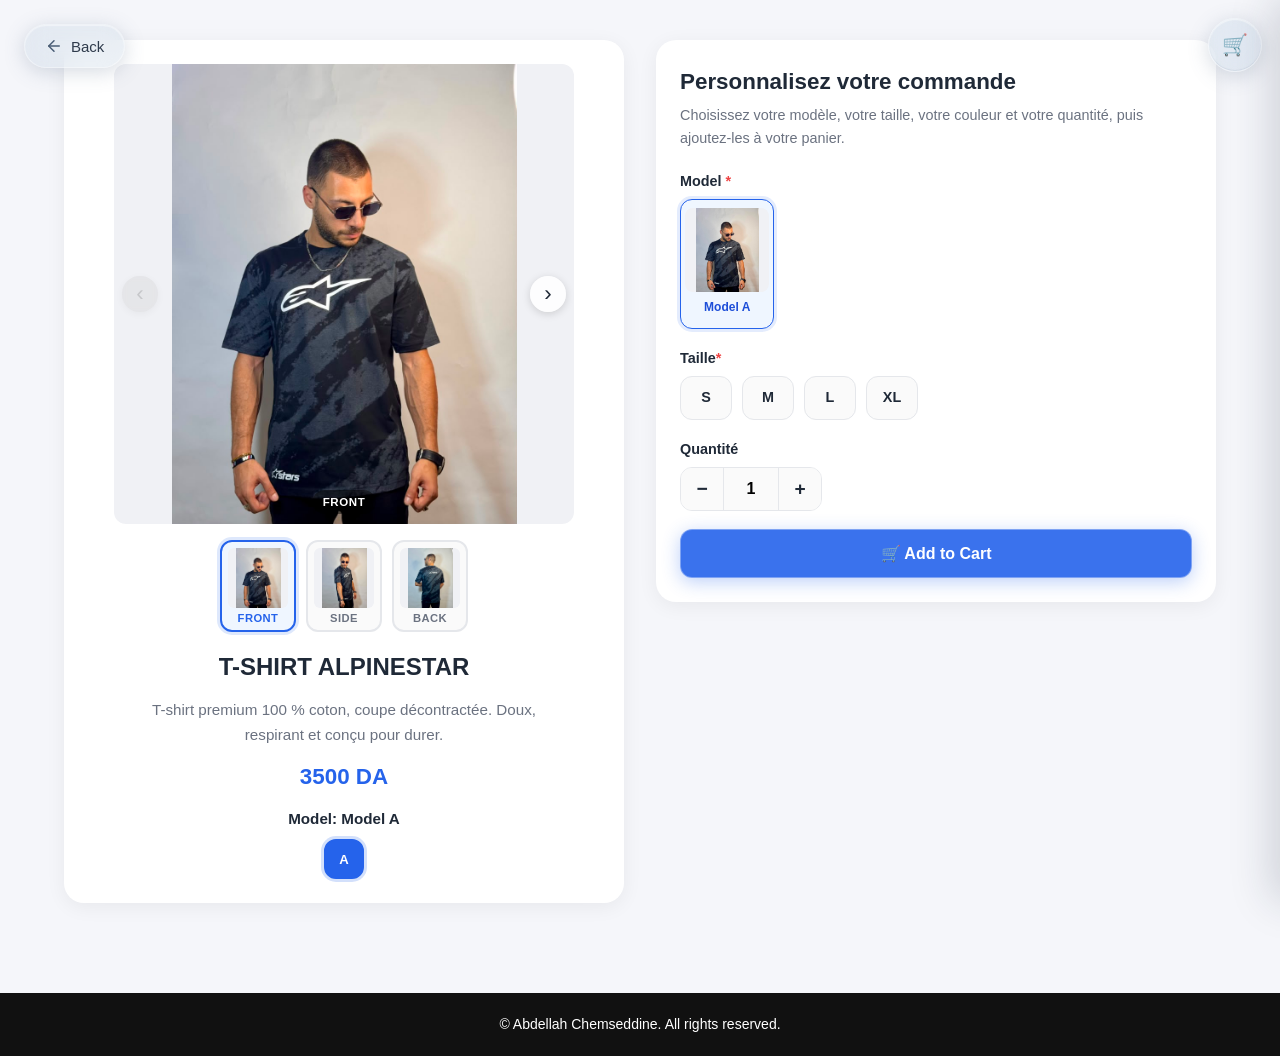
<file: order alpinestar/alpinestar.html>
<!DOCTYPE html>
<html lang="en">
<head>
  <meta charset="UTF-8">
  <meta name="viewport" content="width=device-width, initial-scale=1.0">
  <title>Order Your T-Shirt</title>
  <link rel="stylesheet" href="style.css">
  <link rel="stylesheet" href="/cart/cart.css">
</head>
<body>
  <button class="back-btn" id="backBtn">
  <svg viewBox="0 0 24 24" fill="none" stroke="currentColor" stroke-width="2" stroke-linecap="round" stroke-linejoin="round">
    <path d="M19 12H5"></path>
    <path d="M12 19l-7-7 7-7"></path>
  </svg>
  Back
</button>

<div class="page-wrapper page-wrapper--product">

  <!-- ===== LEFT: PRODUCT PREVIEW (image + navigation) ===== -->
  <section class="product-preview">

    <!-- Main image with arrow navigation -->
    <div class="product-image-wrapper">
      <button type="button" class="arrow-btn arrow-prev" id="arrowPrev" aria-label="Previous view">&#8249;</button>
      <img id="productImage" src="images/model-a-front.png.jpeg" alt="T-Shirt Preview" class="product-image">
      <button type="button" class="arrow-btn arrow-next" id="arrowNext" aria-label="Next view">&#8250;</button>
      <span class="view-badge" id="viewBadge">Front</span>
    </div>

    <!-- Thumbnail strip -->
    <div class="thumbnail-strip" id="thumbnailStrip">
      <button type="button" class="thumb-btn active" data-view="0" aria-label="Front view">
        <img src="images/model-a-front.png.jpeg" alt="Front" class="thumb-img" id="thumb0">
        <span class="thumb-label">Front</span>
      </button>
      <button type="button" class="thumb-btn" data-view="1" aria-label="Side view">
        <img src="images/model-a-side.png.jpeg" alt="Side" class="thumb-img" id="thumb1">
        <span class="thumb-label">Side</span>
      </button>
      <button type="button" class="thumb-btn" data-view="2" aria-label="Back view">
        <img src="images/model-a-back.png.jpeg" alt="Back" class="thumb-img" id="thumb2">
        <span class="thumb-label">Back</span>
      </button>
    </div>

    <!-- Product info block -->
    <div class="product-info">
      <h1 class="product-title"> T-SHIRT ALPINESTAR</h1>
      <p class="product-description">
        T-shirt premium 100 % coton, coupe décontractée. Doux, respirant et conçu pour durer.
      </p>
      <p class="product-price">3500 DA</p>

      <!-- Model swatches -->
      <div class="preview-model-options">
        <span class="option-label">Model: <span id="selectedModelLabel">Model A</span></span>
        <div class="model-swatches">
          <button type="button" class="model-swatch active" data-model="Model A" aria-label="Model A">A</button>
          
          
      </div>

      <!-- Color swatches -->
      
    </div>
  </section>

  <!-- ===== RIGHT: PRODUCT OPTIONS (size, qty, add to cart) ===== -->
  <section class="product-options-section">
    <h2 class="form-title">Personnalisez votre commande</h2>
    <p class="form-subtitle">Choisissez votre modèle, votre taille, votre couleur et votre quantité, puis ajoutez-les à votre panier.</p>

    <!-- Model Selection -->
    <div class="form-group">
      <label>Model <span class="required">*</span></label>
      <div class="form-model-options" id="formModelOptions">

        <input type="radio" id="formModelA" name="formModel" value="Model A" class="form-model-radio" checked>
        <label for="formModelA" class="form-model-label">
          <span class="model-thumb"><img src="images/model-a-front.png.jpeg" alt="Model A" class="model-thumb-img"></span>
          <span class="model-thumb-name">Model A</span>
        </label>

        

        

      </div>
      <span class="error-message" id="modelError">Please select a model.</span>
    </div>

    <!-- Size -->
    <div class="form-group">
      <label>Taille<span class="required">*</span></label>
      <div class="size-options" id="sizeOptions">
        <input type="radio" id="sizeS"  name="size" value="S"  class="size-radio">
        <label for="sizeS"  class="size-label">S</label>
        <input type="radio" id="sizeM"  name="size" value="M"  class="size-radio">
        <label for="sizeM"  class="size-label">M</label>
        <input type="radio" id="sizeL"  name="size" value="L"  class="size-radio">
        <label for="sizeL"  class="size-label">L</label>
        <input type="radio" id="sizeXL" name="size" value="XL" class="size-radio">
        <label for="sizeXL" class="size-label">XL</label>
      </div>
      <span class="error-message" id="sizeError">Please select a size.</span>
    </div>

    <!-- Color -->
    

    <!-- Quantity -->
    <div class="form-group">
      <label for="quantity">Quantité</label>
      <div class="quantity-selector">
        <button type="button" class="qty-btn" id="decreaseQty" aria-label="Decrease">&minus;</button>
        <input type="number" id="quantity" value="1" min="1" max="99" readonly>
        <button type="button" class="qty-btn" id="increaseQty" aria-label="Increase">&plus;</button>
      </div>
    </div>

    <!-- ADD TO CART -->
    <button type="button" id="addToCartBtn" class="add-to-cart-btn">
      🛒 Add to Cart
    </button>

  </section>

</div><!-- /.page-wrapper -->
<footer class="footer">
    <p>&copy; Abdellah Chemseddine. All rights reserved.</p>
</footer>

<script src="script.js"></script>
<script src="/cart/cart.js"></script>
</body>
</html>
</file>
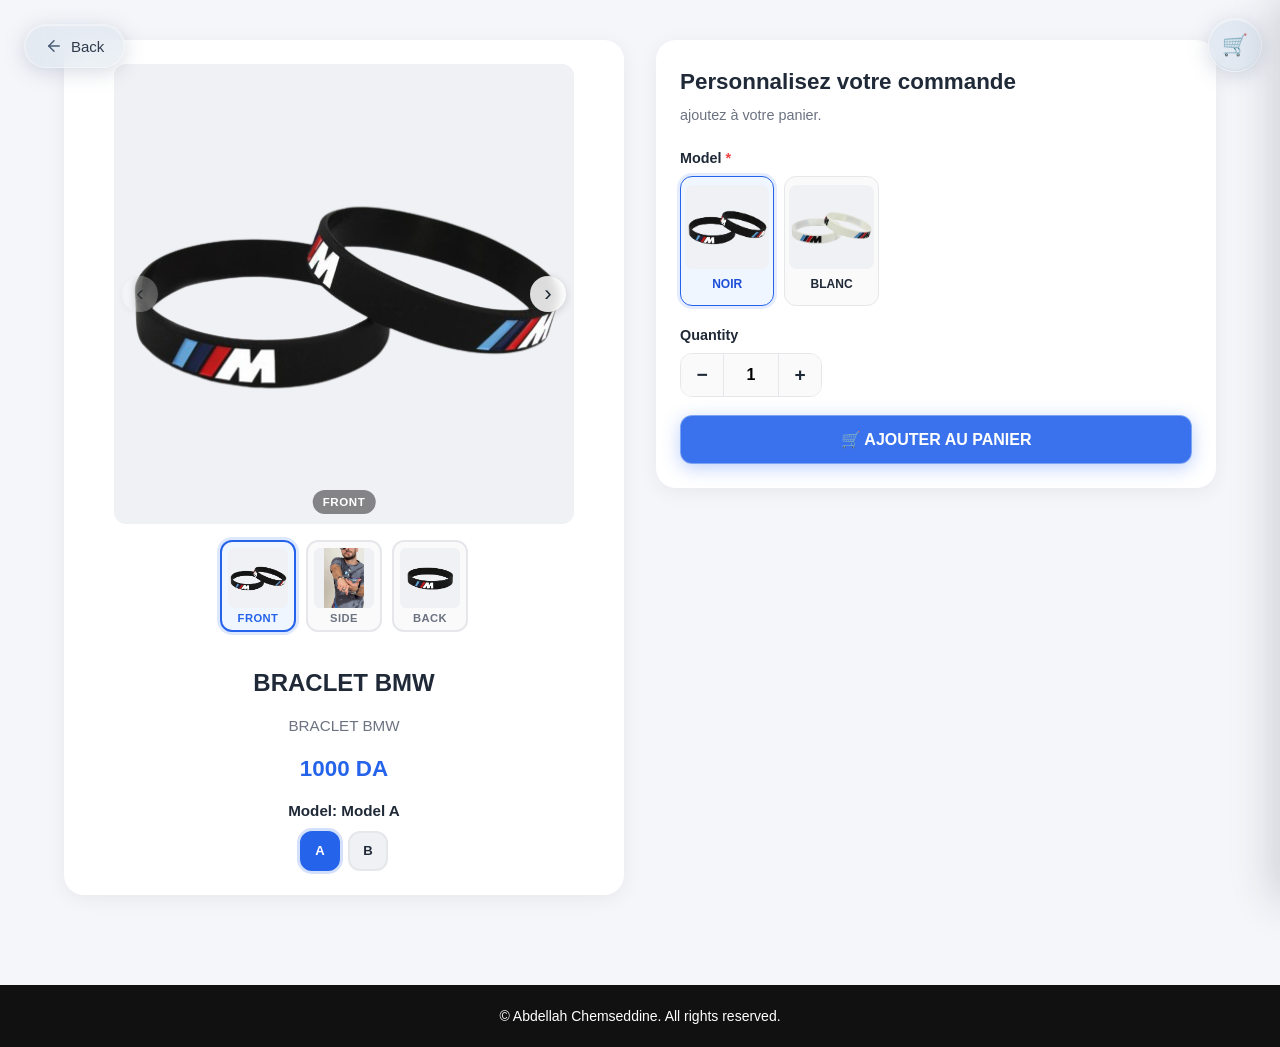
<file: order page/order.html>
<!DOCTYPE html>
<html lang="en">
<head>
  <meta charset="UTF-8">
  <meta name="viewport" content="width=device-width, initial-scale=1.0">
  <title>Order BRACLET</title>
  <link rel="stylesheet" href="style.css">
  <link rel="stylesheet" href="/cart/cart.css">
</head>
<body>
  <button class="back-btn" id="backBtn">
  <svg viewBox="0 0 24 24" fill="none" stroke="currentColor" stroke-width="2" stroke-linecap="round" stroke-linejoin="round">
    <path d="M19 12H5"></path>
    <path d="M12 19l-7-7 7-7"></path>
  </svg>
  Back
</button>

<div class="page-wrapper page-wrapper--product">

  <!-- ===== LEFT: PRODUCT PREVIEW (image + navigation) ===== -->
  <section class="product-preview">

    <!-- Main image with arrow navigation -->
    <div class="product-image-wrapper">
      <button type="button" class="arrow-btn arrow-prev" id="arrowPrev" aria-label="Previous view">&#8249;</button>
      <img id="productImage" src="images/model-a-front.png" alt="T-Shirt Preview" class="product-image">
      <button type="button" class="arrow-btn arrow-next" id="arrowNext" aria-label="Next view">&#8250;</button>
      <span class="view-badge" id="viewBadge">Front</span>
    </div>

    <!-- Thumbnail strip -->
    <div class="thumbnail-strip" id="thumbnailStrip">
      <button type="button" class="thumb-btn active" data-view="0" aria-label="Front view">
        <img src="images/model-a-front.png" alt="Front" class="thumb-img" id="thumb0">
        <span class="thumb-label">Front</span>
      </button>
      <button type="button" class="thumb-btn" data-view="1" aria-label="Side view">
        <img src="images/model-a-side.jpeg" alt="Side" class="thumb-img" id="thumb1">
        <span class="thumb-label">Side</span>
      </button>
      <button type="button" class="thumb-btn" data-view="2" aria-label="Back view">
        <img src="images/model-a-back.png" alt="Back" class="thumb-img" id="thumb2">
        <span class="thumb-label">Back</span>
      </button>
    </div>

    <!-- Thumbnail strip -->
    <div class="thumbnail-strip" id="thumbnailStrip">
      
    </div>

    <!-- Product info block -->
    <div class="product-info">
      <h1 class="product-title">BRACLET BMW</h1>
      <p class="product-description">
        BRACLET BMW
      <p class="product-price">1000 DA</p>

      <!-- Model swatches -->
      <div class="preview-model-options">
        <span class="option-label">Model: <span id="selectedModelLabel">Model A</span></span>
        <div class="model-swatches">
          <button type="button" class="model-swatch active" data-model="Model A" aria-label="Model A">A</button>
          <button type="button" class="model-swatch active" data-model="Model B" aria-label="Model B">B</button>
          
      </div>

      <!-- Color swatches -->
      
  </section>

  <!-- ===== RIGHT: PRODUCT OPTIONS (size, qty, add to cart) ===== -->
  <section class="product-options-section">
    <h2 class="form-title">Personnalisez votre commande</h2>
    <p class="form-subtitle"> ajoutez à votre panier.</p>

    <!-- Model Selection -->
    <div class="form-group">
      <label>Model <span class="required">*</span></label>
      <div class="form-model-options" id="formModelOptions">

        <input type="radio" id="formModelA" name="formModel" value="Model A" class="form-model-radio" checked>
        <label for="formModelA" class="form-model-label">
          <span class="model-thumb"><img src="images/model-a-front.png" alt="Model A" class="model-thumb-img"></span>
          <span class="model-thumb-name">NOIR</span>
        </label>
        <input type="radio" id="formModelB" name="formModel" value="Model B" class="form-model-radio">
        <label for="formModelB" class="form-model-label">
          <span class="model-thumb"><img src="images/model-b-front.png" alt="Model B" class="model-thumb-img"></span>
          <span class="model-thumb-name">BLANC</span>
        </label>

        
      </div>
      <span class="error-message" id="modelError">Veuillez sélectionner un modèle.</span>
    </div>

    <!-- Size -->
    
    <!-- Color -->
    

    <!-- Quantity -->
    <div class="form-group">
      <label for="quantity">Quantity</label>
      <div class="quantity-selector">
        <button type="button" class="qty-btn" id="decreaseQty" aria-label="Decrease">&minus;</button>
        <input type="number" id="quantity" value="1" min="1" max="99" readonly>
        <button type="button" class="qty-btn" id="increaseQty" aria-label="Increase">&plus;</button>
      </div>
    </div>

    <!-- ADD TO CART -->
    <button type="button" id="addToCartBtn" class="add-to-cart-btn">
      🛒 AJOUTER AU PANIER
    </button>
    

  </section>
  

  
</div><!-- /.page-wrapper -->
<footer class="footer">
    <p>&copy; Abdellah Chemseddine. All rights reserved.</p>
</footer>


<script src="script.js"></script>
<script src="/cart/cart.js"></script>
</body>
</html>
</file>
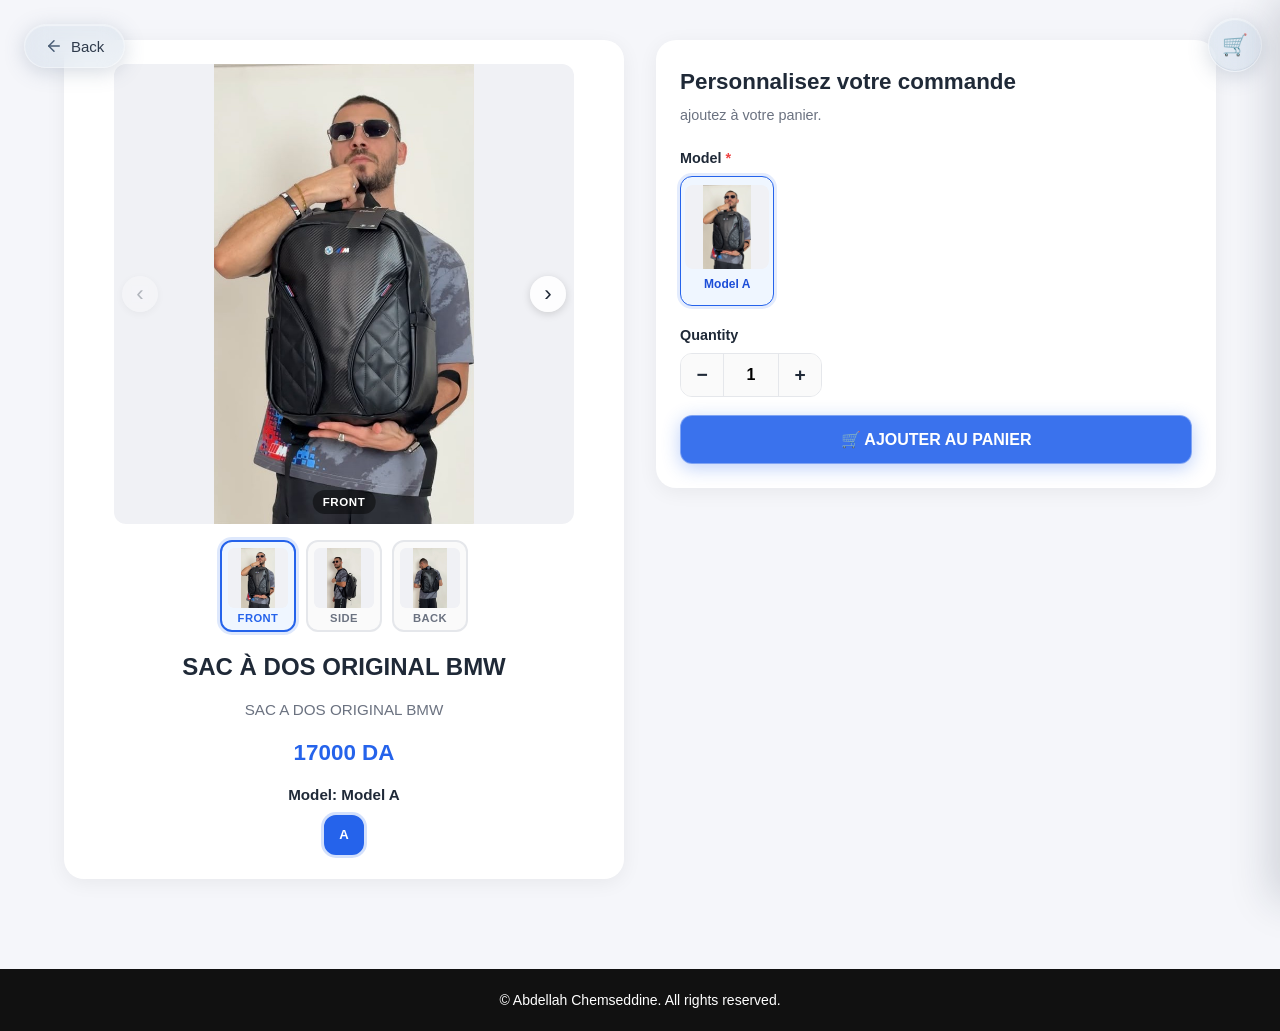
<file: order sac a dos/sac.html>
<!DOCTYPE html>
<html lang="en">
<head>
  <meta charset="UTF-8">
  <meta name="viewport" content="width=device-width, initial-scale=1.0">
  <title>Order Your SAC A DOS </title>
  <link rel="stylesheet" href="style.css">
  <link rel="stylesheet" href="/cart/cart.css">
</head>
<body>
  <button class="back-btn" id="backBtn">
  <svg viewBox="0 0 24 24" fill="none" stroke="currentColor" stroke-width="2" stroke-linecap="round" stroke-linejoin="round">
    <path d="M19 12H5"></path>
    <path d="M12 19l-7-7 7-7"></path>
  </svg>
  Back
</button>

<div class="page-wrapper page-wrapper--product">

  <!-- ===== LEFT: PRODUCT PREVIEW (image + navigation) ===== -->
  <section class="product-preview">

    <!-- Main image with arrow navigation -->
    <div class="product-image-wrapper">
      <button type="button" class="arrow-btn arrow-prev" id="arrowPrev" aria-label="Previous view">&#8249;</button>
      <img id="productImage" src="images/model-a-front.png.jpeg" alt="T-Shirt Preview" class="product-image">
      <button type="button" class="arrow-btn arrow-next" id="arrowNext" aria-label="Next view">&#8250;</button>
      <span class="view-badge" id="viewBadge">Front</span>
    </div>

    <!-- Thumbnail strip -->
    <div class="thumbnail-strip" id="thumbnailStrip">
      <button type="button" class="thumb-btn active" data-view="0" aria-label="Front view">
        <img src="images/model-a-front.png.jpeg" alt="Front" class="thumb-img" id="thumb0">
        <span class="thumb-label">Front</span>
      </button>
      <button type="button" class="thumb-btn" data-view="1" aria-label="Side view">
        <img src="images/model-a-side.png.jpeg" alt="Side" class="thumb-img" id="thumb1">
        <span class="thumb-label">Side</span>
      </button>
      <button type="button" class="thumb-btn" data-view="2" aria-label="Back view">
        <img src="images/model-a-back.png.jpeg" alt="Back" class="thumb-img" id="thumb2">
        <span class="thumb-label">Back</span>
      </button>
    </div>

    <!-- Product info block -->
    <div class="product-info">
      <h1 class="product-title">SAC À DOS ORIGINAL BMW</h1>
      <p class="product-description">
         SAC A DOS ORIGINAL BMW 
      <p class="product-price">17000 DA</p>

      <!-- Model swatches -->
      <div class="preview-model-options">
        <span class="option-label">Model: <span id="selectedModelLabel">Model A</span></span>
        <div class="model-swatches">
          <button type="button" class="model-swatch active" data-model="Model A" aria-label="Model A">A</button>
          
      </div>

      <!-- Color swatches -->
      
  </section>

  <!-- ===== RIGHT: PRODUCT OPTIONS (size, qty, add to cart) ===== -->
  <section class="product-options-section">
    <h2 class="form-title">Personnalisez votre commande</h2>
    <p class="form-subtitle"> ajoutez à votre panier.</p>

    <!-- Model Selection -->
    <div class="form-group">
      <label>Model <span class="required">*</span></label>
      <div class="form-model-options" id="formModelOptions">

        <input type="radio" id="formModelA" name="formModel" value="Model A" class="form-model-radio" checked>
        <label for="formModelA" class="form-model-label">
          <span class="model-thumb"><img src="images/model-a-front.png.jpeg" alt="Model A" class="model-thumb-img"></span>
          <span class="model-thumb-name">Model A</span>
        </label>

        
      </div>
      <span class="error-message" id="modelError">Veuillez sélectionner un modèle.</span>
    </div>

    <!-- Size -->
    
    <!-- Color -->
    

    <!-- Quantity -->
    <div class="form-group">
      <label for="quantity">Quantity</label>
      <div class="quantity-selector">
        <button type="button" class="qty-btn" id="decreaseQty" aria-label="Decrease">&minus;</button>
        <input type="number" id="quantity" value="1" min="1" max="99" readonly>
        <button type="button" class="qty-btn" id="increaseQty" aria-label="Increase">&plus;</button>
      </div>
    </div>

    <!-- ADD TO CART -->
    <button type="button" id="addToCartBtn" class="add-to-cart-btn">
      🛒 AJOUTER AU PANIER
    </button>
    

  </section>
  

  
</div><!-- /.page-wrapper -->
<footer class="footer">
    <p>&copy; Abdellah Chemseddine. All rights reserved.</p>
</footer>


<script src="script.js"></script>
<script src="/cart/cart.js"></script>
</body>
</html>
</file>
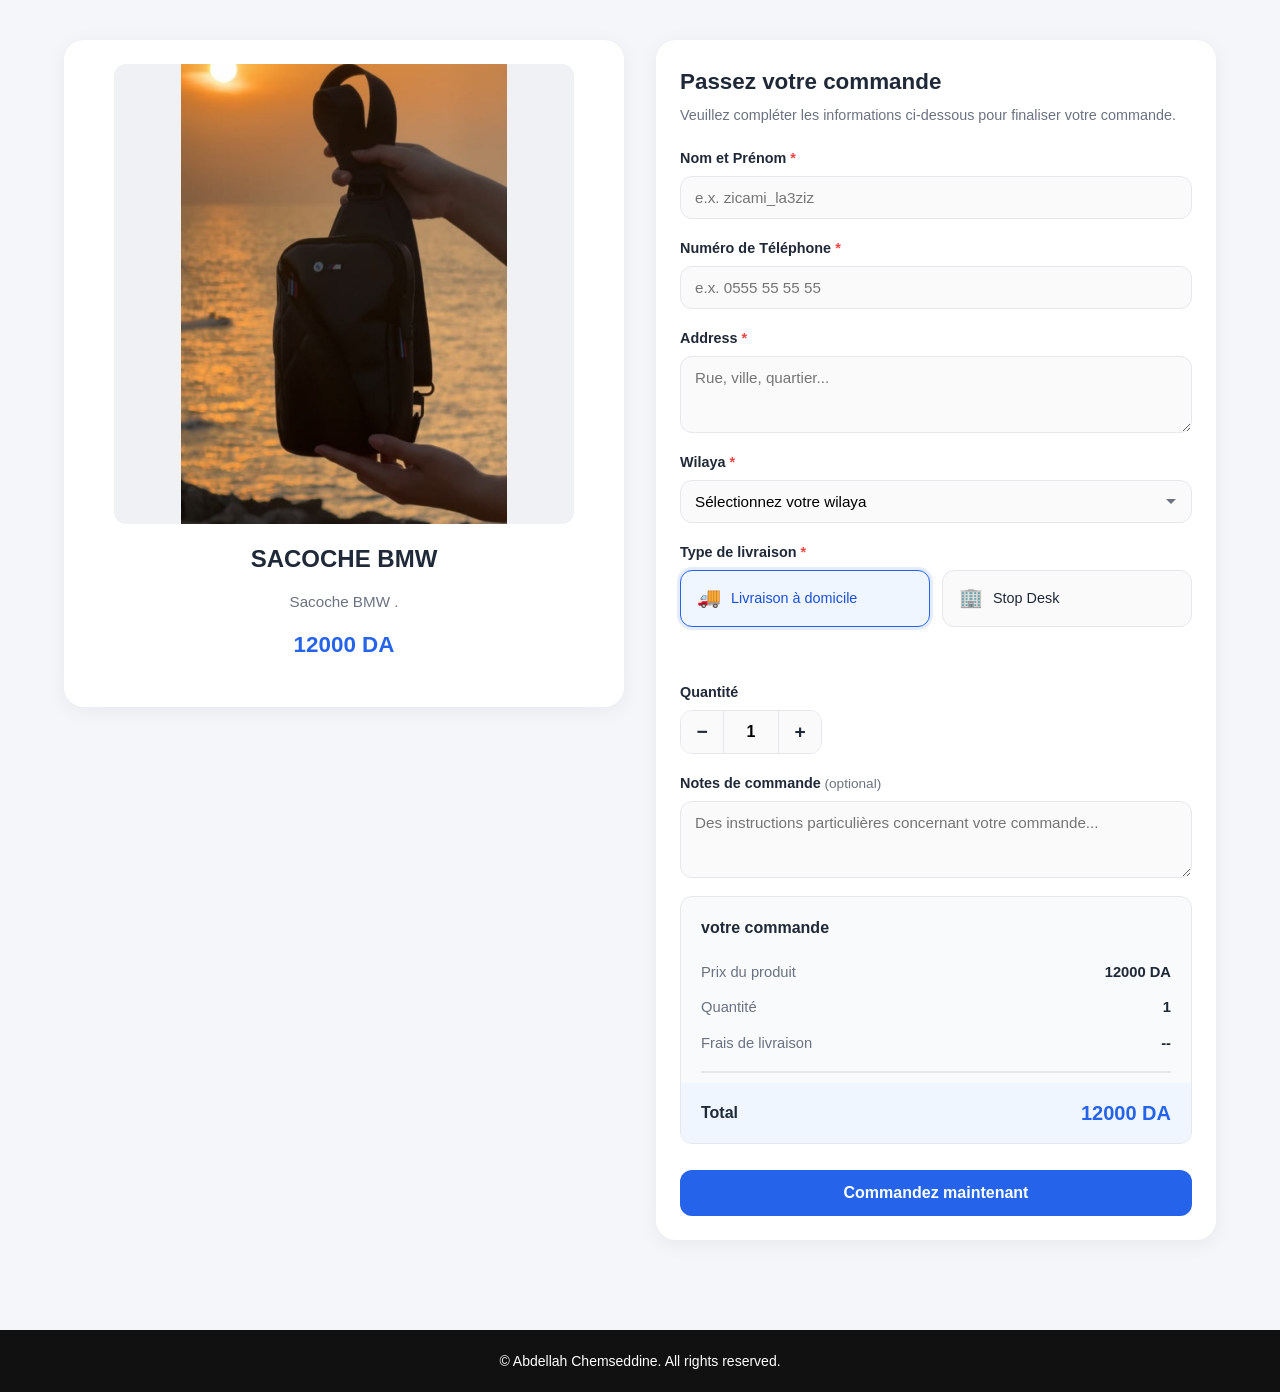
<file: order sac/order.html>
<!DOCTYPE html>
<html lang="en">
<head>
<meta charset="UTF-8">
<meta name="viewport" content="width=device-width, initial-scale=1.0">
<title> SACOCHE </title>
<link rel="stylesheet" href="style.css">
</head>
<body>

<div class="page-wrapper">

  <!-- ===== LEFT SIDE: PRODUCT PREVIEW ===== -->
  <section class="product-preview">
    <div class="product-image-wrapper">
      <img id="productImage" src="images/SAC.jpg" alt="Classic T-Shirt" class="product-image">
    </div>

    <div class="product-info">
      <h1 class="product-title"> SACOCHE BMW</h1>
      <p class="product-description">
        Sacoche BMW .
      </p>
      <p class="product-price" id="productPriceDisplay">12000 DA</p>

      <!-- Color Swatches -->
      <div class="color-options">
        <span class="option-label"> <span id="selectedColorLabel"></span></span>
        <div class="swatches">
          
          
        </div>
      </div>
    </div>
  </section>

  <!-- ===== RIGHT SIDE: ORDER FORM ===== -->
  <section class="order-form-section">
    <h2 class="form-title">Passez votre commande</h2>
    <p class="form-subtitle">Veuillez compléter les informations ci-dessous pour finaliser votre commande.</p>

    <!-- 
      FormSubmit setup:
      Replace "your@email.com" with your real email address.
      The hidden inputs below carry computed values (color, size, wilaya, 
      delivery type, delivery cost, total price) so they arrive in the email.
    -->
    <form action="https://api.web3forms.com/submit" method="POST">
  <input type="hidden" name="access_key" value="09b44a62-9044-4d25-932c-92fc7e4e31c8">
      <!-- FormSubmit configuration (hidden) -->
      <input type="hidden" name="_subject" value="New SACOCHE Order!">
      <input type="hidden" name="_template" value="table">
      <input type="hidden" name="_captcha" value="false">

      <!-- Hidden fields synced via JS to carry computed/selected values -->
      <input type="hidden" name="Color" id="hiddenColor" value="Black">
      <input type="hidden" name="Size" id="hiddenSize" value="">
      <input type="hidden" name="Wilaya" id="hiddenWilaya" value="">
      <input type="hidden" name="Delivery Type" id="hiddenDeliveryType" value="Home Delivery">
      <input type="hidden" name="Product Price" id="hiddenProductPrice" value="2500">
      <input type="hidden" name="Delivery Cost" id="hiddenDeliveryCost" value="0">
      <input type="hidden" name="Total Price" id="hiddenTotalPrice" value="2500">

      <!-- Full Name -->
      <div class="form-group">
        <label for="fullName">Nom et Prénom <span class="required">*</span></label>
        <input type="text" id="fullName" name="Full Name" placeholder="e.x. zicami_la3ziz" autocomplete="name">
        <span class="error-message" id="fullNameError">Veuillez saisir votre nom complet.</span>
      </div>

      <!-- Phone Number -->
      <div class="form-group">
        <label for="phone">Numéro de Téléphone <span class="required">*</span></label>
        <input type="tel" id="phone" name="Phone Number" placeholder="e.x. 0555 55 55 55" autocomplete="tel">
        <span class="error-message" id="phoneError">Veuillez saisir un numéro de téléphone valide.</span>
      </div>

      <!-- Address -->
      <div class="form-group">
        <label for="address">Address <span class="required">*</span></label>
        <textarea id="address" name="Address" rows="3" placeholder="Rue, ville, quartier..." autocomplete="street-address"></textarea>
        <span class="error-message" id="addressError">Veuillez saisir votre adresse de livraison.</span>
      </div>

      <!-- Wilaya Selection -->
      <div class="form-group">
        <label for="wilaya">Wilaya <span class="required">*</span></label>
        <select id="wilaya" name="WilayaSelect">
          <option value="" disabled selected>Sélectionnez votre wilaya</option>
          <!-- Options populated dynamically via JavaScript -->
        </select>
        <span class="error-message" id="wilayaError">Veuillez sélectionner votre wilaya.</span>
      </div>

      <!-- Delivery Type -->
      <div class="form-group">
        <label>Type de livraison <span class="required">*</span></label>
        <div class="delivery-options" id="deliveryOptions">
          <input type="radio" id="deliveryHome" name="deliveryType" value="home" class="delivery-radio" checked>
          <label for="deliveryHome" class="delivery-label">
            <i class="delivery-icon">🚚</i>
            <span>Livraison à domicile</span>
          </label>

          <input type="radio" id="deliveryDesk" name="deliveryType" value="desk" class="delivery-radio">
          <label for="deliveryDesk" class="delivery-label">
            <i class="delivery-icon">🏢</i>
            <span>Stop Desk </span>
          </label>
        </div>
      </div>

      <!-- Size Selection -->
      <div class="form-group">
        
        <div class="size-options" id="sizeOptions">
          <input type="radio" id="sizeS" name="size" value="S" class="size-radio">
          

          <input type="radio" id="sizeM" name="size" value="M" class="size-radio">
          

          <input type="radio" id="sizeL" name="size" value="L" class="size-radio">
          

          <input type="radio" id="sizeXL" name="size" value="XL" class="size-radio">
          
        </div>
        
      </div>

      <!-- Color Selection -->
      <div class="form-group">
        
        <div class="form-color-options" id="formColorOptions">
          <input type="radio" id="colorBlack" name="formColor" value="black" class="form-color-radio" checked>
          

          
            
          </label>
        </div>
      </div>

      <!-- Quantity Selector -->
      <div class="form-group">
        <label for="quantity">Quantité</label>
        <div class="quantity-selector">
          <button type="button" class="qty-btn" id="decreaseQty" aria-label="Decrease quantity">&minus;</button>
          <input type="number" id="quantity" name="Quantity" value="1" min="1" max="99" readonly>
          <button type="button" class="qty-btn" id="increaseQty" aria-label="Increase quantity">&plus;</button>
        </div>
      </div>

      <!-- Order Notes -->
      <div class="form-group">
        <label for="notes">Notes de commande<span class="optional"> (optional)</span></label>
        <textarea id="notes" name="Order Notes" rows="3" placeholder="Des instructions particulières concernant votre commande..."></textarea>
      </div>

      <!-- ===== ORDER SUMMARY CARD ===== -->
      <div class="order-summary" id="orderSummary">
        <h3 class="summary-title">votre commande</h3>

        <div class="summary-row">
          <span class="summary-label">Prix ​​du produit</span>
          <span class="summary-value" id="summaryProductPrice">12000 DA</span>
        </div>

        <div class="summary-row">
          <span class="summary-label">Quantité</span>
          <span class="summary-value" id="summaryQuantity">1</span>
        </div>

        <div class="summary-row">
          <span class="summary-label">Frais de livraison</span>
          <span class="summary-value" id="summaryDeliveryCost">--</span>
        </div>

        <div class="summary-divider"></div>

        <div class="summary-row summary-total">
          <span class="summary-label">Total </span>
          <span class="summary-value" id="summaryTotalPrice">12000 DA</span>
        </div>
      </div>

      <!-- Submit Button -->
      <button type="submit" class="submit-btn" id="submitBtn">Commandez maintenant</button>

      <!-- Success Message -->
      <div class="success-message" id="successMessage">
        ✅ Votre commande a bien été enregistrée !
      </div>

    </form>
  </section>

</div>

<script src="script.js"></script>
<footer class="footer">
    <p>&copy; Abdellah Chemseddine. All rights reserved.</p>
</footer>
</body>
</html>
</file>
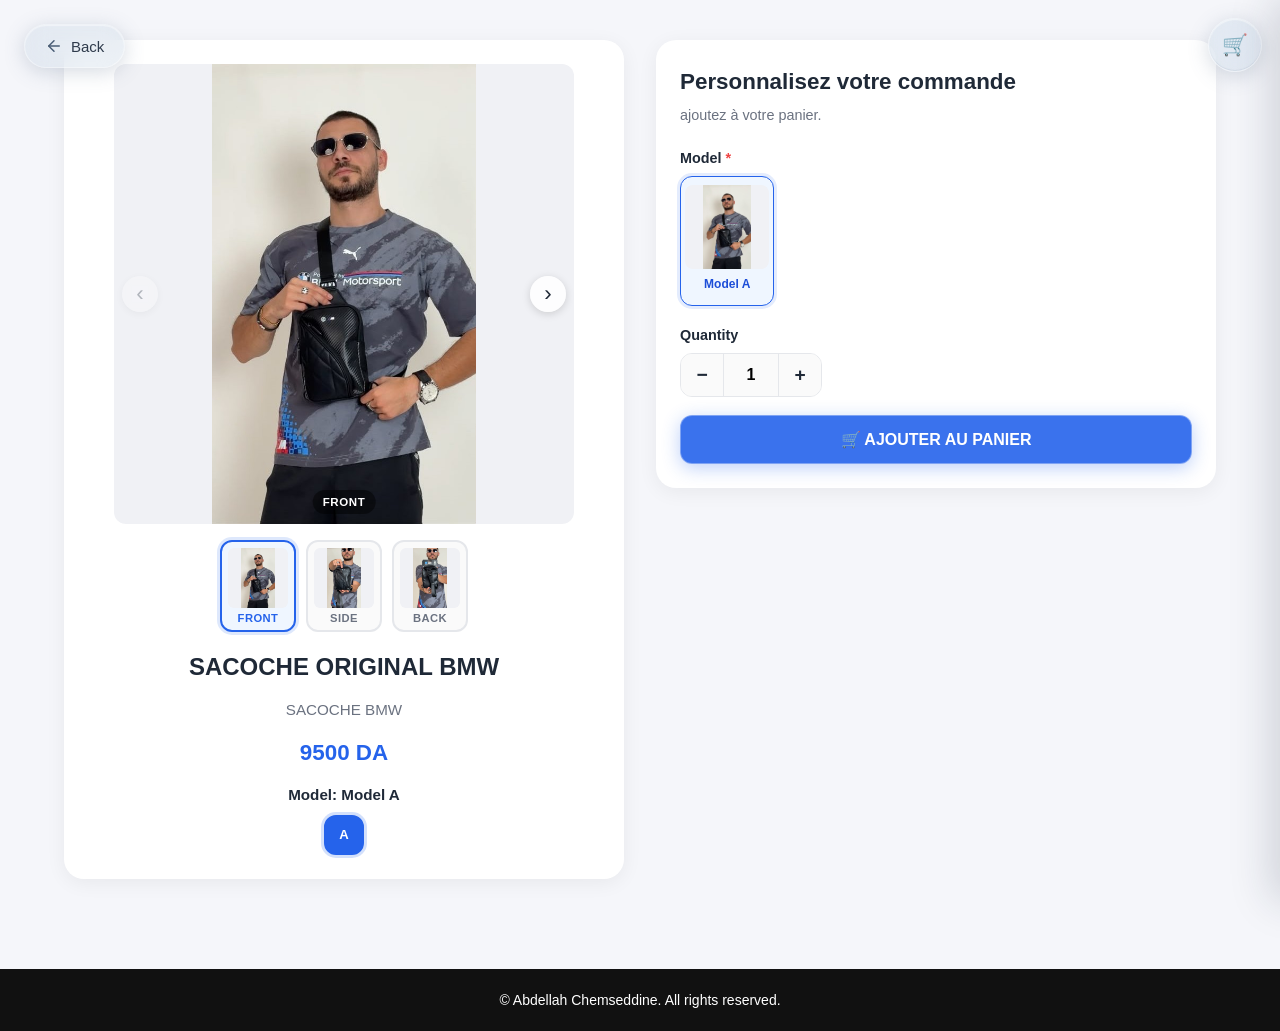
<file: order sac/sac.html>
<!DOCTYPE html>
<html lang="en">
<head>
  <meta charset="UTF-8">
  <meta name="viewport" content="width=device-width, initial-scale=1.0">
  <title>Order Your sacoche</title>
  <link rel="stylesheet" href="style.css">
  <link rel="stylesheet" href="/cart/cart.css">
</head>
<body>
  <button class="back-btn" id="backBtn">
  <svg viewBox="0 0 24 24" fill="none" stroke="currentColor" stroke-width="2" stroke-linecap="round" stroke-linejoin="round">
    <path d="M19 12H5"></path>
    <path d="M12 19l-7-7 7-7"></path>
  </svg>
  Back
</button>

<div class="page-wrapper page-wrapper--product">

  <!-- ===== LEFT: PRODUCT PREVIEW (image + navigation) ===== -->
  <section class="product-preview">

    <!-- Main image with arrow navigation -->
    <div class="product-image-wrapper">
      <button type="button" class="arrow-btn arrow-prev" id="arrowPrev" aria-label="Previous view">&#8249;</button>
      <img id="productImage" src="images/model-a-front.png.jpeg" alt="T-Shirt Preview" class="product-image">
      <button type="button" class="arrow-btn arrow-next" id="arrowNext" aria-label="Next view">&#8250;</button>
      <span class="view-badge" id="viewBadge">Front</span>
    </div>

    <!-- Thumbnail strip -->
    <div class="thumbnail-strip" id="thumbnailStrip">
      <button type="button" class="thumb-btn active" data-view="0" aria-label="Front view">
        <img src="images/model-a-front.png.jpeg" alt="Front" class="thumb-img" id="thumb0">
        <span class="thumb-label">Front</span>
      </button>
      <button type="button" class="thumb-btn" data-view="1" aria-label="Side view">
        <img src="images/model-a-side.png.jpeg" alt="Side" class="thumb-img" id="thumb1">
        <span class="thumb-label">Side</span>
      </button>
      <button type="button" class="thumb-btn" data-view="2" aria-label="Back view">
        <img src="images/model-a-back.png.jpeg" alt="Back" class="thumb-img" id="thumb2">
        <span class="thumb-label">Back</span>
      </button>
    </div>

    <!-- Product info block -->
    <div class="product-info">
      <h1 class="product-title">SACOCHE ORIGINAL BMW</h1>
      <p class="product-description">
        SACOCHE BMW
      <p class="product-price">9500 DA</p>

      <!-- Model swatches -->
      <div class="preview-model-options">
        <span class="option-label">Model: <span id="selectedModelLabel">Model A</span></span>
        <div class="model-swatches">
          <button type="button" class="model-swatch active" data-model="Model A" aria-label="Model A">A</button>
          
      </div>

      <!-- Color swatches -->
      
  </section>

  <!-- ===== RIGHT: PRODUCT OPTIONS (size, qty, add to cart) ===== -->
  <section class="product-options-section">
    <h2 class="form-title">Personnalisez votre commande</h2>
    <p class="form-subtitle"> ajoutez à votre panier.</p>

    <!-- Model Selection -->
    <div class="form-group">
      <label>Model <span class="required">*</span></label>
      <div class="form-model-options" id="formModelOptions">

        <input type="radio" id="formModelA" name="formModel" value="Model A" class="form-model-radio" checked>
        <label for="formModelA" class="form-model-label">
          <span class="model-thumb"><img src="images/model-a-front.png.jpeg" alt="Model A" class="model-thumb-img"></span>
          <span class="model-thumb-name">Model A</span>
        </label>

        
      </div>
      <span class="error-message" id="modelError">Veuillez sélectionner un modèle.</span>
    </div>

    <!-- Size -->
    
    <!-- Color -->
    

    <!-- Quantity -->
    <div class="form-group">
      <label for="quantity">Quantity</label>
      <div class="quantity-selector">
        <button type="button" class="qty-btn" id="decreaseQty" aria-label="Decrease">&minus;</button>
        <input type="number" id="quantity" value="1" min="1" max="99" readonly>
        <button type="button" class="qty-btn" id="increaseQty" aria-label="Increase">&plus;</button>
      </div>
    </div>

    <!-- ADD TO CART -->
    <button type="button" id="addToCartBtn" class="add-to-cart-btn">
      🛒 AJOUTER AU PANIER
    </button>
    

  </section>
  

  
</div><!-- /.page-wrapper -->
<footer class="footer">
    <p>&copy; Abdellah Chemseddine. All rights reserved.</p>
</footer>


<script src="script.js"></script>
<script src="/cart/cart.js"></script>
</body>
</html>
</file>
<file: order alpinestar/style.css>
/* ===========================
   RESET & ROOT
   =========================== */
* { margin: 0; padding: 0; box-sizing: border-box; }

:root {
  --primary:       #2563eb;
  --primary-dark:  #1d4ed8;
  --text:          #1f2937;
  --muted:         #6b7280;
  --bg:            #f5f6fa;
  --card:          #ffffff;
  --border:        #e5e7eb;
  --error:         #ef4444;
  --success:       #16a34a;
  --summary-bg:    #f8fafc;
  --total-bg:      #eff6ff;
  --radius:        12px;
  --radius-lg:     20px;
  --shadow:        0 4px 20px rgba(0,0,0,0.06);
  --shadow-hover:  0 8px 30px rgba(0,0,0,0.10);
  --trans:         all 0.2s ease;
}

body {
  font-family: 'Segoe UI', Roboto, Helvetica, Arial, sans-serif;
  background: var(--bg);
  color: var(--text);
  line-height: 1.6;
  min-height: 100vh;
}

/* ===========================
   PAGE LAYOUT
   =========================== */
.page-wrapper {
  display: flex;
  flex-direction: column;
  max-width: 1200px;
  margin: 0 auto;
  padding: 16px;
  gap: 24px;
}

/* ===========================
   PRODUCT PREVIEW CARD
   =========================== */
.product-preview {
  background: var(--card);
  border-radius: var(--radius-lg);
  box-shadow: var(--shadow);
  padding: 24px;
  display: flex;
  flex-direction: column;
  align-items: center;
  text-align: center;
  gap: 16px;
}

/* --- Main image + arrows --- */
.product-image-wrapper {
  position: relative;
  width: 100%;
  max-width: 420px;
  aspect-ratio: 1 / 1;
  border-radius: var(--radius);
  overflow: hidden;
  background: #f0f1f5;
  display: flex;
  align-items: center;
  justify-content: center;
}

.product-image {
  width: 100%;
  height: 100%;
  object-fit: contain;
  transition: opacity 0.25s ease, transform 0.25s ease;
  display: block;
}

.product-image.switching {
  opacity: 0;
  transform: scale(0.96);
}

/* Arrow buttons overlaid on the image */
.arrow-btn {
  position: absolute;
  top: 50%;
  transform: translateY(-50%);
  width: 36px;
  height: 36px;
  border-radius: 50%;
  border: none;
  background: rgba(255,255,255,0.85);
  backdrop-filter: blur(4px);
  box-shadow: 0 2px 8px rgba(0,0,0,0.15);
  font-size: 1.4rem;
  line-height: 1;
  cursor: pointer;
  color: var(--text);
  transition: var(--trans);
  display: flex;
  align-items: center;
  justify-content: center;
  z-index: 2;
}

.arrow-prev { left: 8px; }
.arrow-next { right: 8px; }

.arrow-btn:hover {
  background: var(--primary);
  color: #fff;
  transform: translateY(-50%) scale(1.08);
}

.arrow-btn:disabled {
  opacity: 0.3;
  cursor: default;
  pointer-events: none;
}
button:disabled {
    background-color: #cccccc;
    color: #666666;
    cursor: not-allowed;
    opacity: 0.7;
    border: none;
}

/* View badge (Front / Side / Back) */
.view-badge {
  position: absolute;
  bottom: 10px;
  left: 50%;
  transform: translateX(-50%);
  background: rgba(0,0,0,0.45);
  color: #fff;
  font-size: 0.72rem;
  font-weight: 600;
  letter-spacing: 0.05em;
  text-transform: uppercase;
  padding: 3px 10px;
  border-radius: 20px;
  pointer-events: none;
  z-index: 2;
}

/* --- Thumbnail strip --- */
.thumbnail-strip {
  display: flex;
  gap: 10px;
  justify-content: center;
  flex-wrap: wrap;
}

.thumb-btn {
  display: flex;
  flex-direction: column;
  align-items: center;
  gap: 4px;
  padding: 6px;
  width: 76px;
  border: 2px solid var(--border);
  border-radius: var(--radius);
  background: #fafafa;
  cursor: pointer;
  transition: var(--trans);
}

.thumb-btn:hover {
  border-color: var(--primary);
  transform: translateY(-2px);
  box-shadow: var(--shadow-hover);
}

.thumb-btn.active {
  border-color: var(--primary);
  background: #eff6ff;
  box-shadow: 0 0 0 3px rgba(37,99,235,0.15);
}

.thumb-img {
  width: 100%;
  aspect-ratio: 1 / 1;
  object-fit: contain;
  border-radius: 6px;
  background: #f0f1f5;
  display: block;
}

.thumb-label {
  font-size: 0.7rem;
  font-weight: 600;
  color: var(--muted);
  text-transform: uppercase;
  letter-spacing: 0.04em;
}

.thumb-btn.active .thumb-label {
  color: var(--primary);
}

/* --- Product info block --- */
.product-info {
  width: 100%;
  max-width: 420px;
  display: flex;
  flex-direction: column;
  gap: 12px;
}

.product-title       { font-size: 1.5rem; font-weight: 700; }
.product-description { color: var(--muted); font-size: 0.95rem; }
.product-price       { font-size: 1.4rem; font-weight: 700; color: var(--primary); }

/* --- Model swatches (preview) --- */
.preview-model-options {
  display: flex;
  flex-direction: column;
  align-items: center;
  gap: 8px;
}

.option-label { font-weight: 600; font-size: 0.95rem; }

.model-swatches {
  display: flex;
  gap: 8px;
  flex-wrap: wrap;
  justify-content: center;
}

.model-swatch {
  width: 40px;
  height: 40px;
  border-radius: var(--radius);
  border: 2px solid var(--border);
  background: #f0f1f5;
  font-weight: 700;
  font-size: 0.82rem;
  cursor: pointer;
  transition: var(--trans);
  color: var(--text);
}

.model-swatch:hover {
  border-color: var(--primary);
  transform: translateY(-2px);
  box-shadow: var(--shadow-hover);
}

.model-swatch.active {
  background: var(--primary);
  border-color: var(--primary);
  color: #fff;
  box-shadow: 0 0 0 3px rgba(37,99,235,0.2);
}

/* --- Color swatches (preview) --- */
.color-options {
  display: flex;
  flex-direction: column;
  align-items: center;
  gap: 8px;
}

.swatches { display: flex; gap: 12px; }

.swatch {
  width: 34px;
  height: 34px;
  border-radius: 50%;
  border: 2px solid var(--border);
  cursor: pointer;
  transition: var(--trans);
}

.swatch:hover          { transform: scale(1.12); box-shadow: var(--shadow-hover); }
.swatch-black          { background: #1a1a1a; }
.swatch-white          { background: #ffffff; }
.swatch.active         { border-color: var(--primary); box-shadow: 0 0 0 3px rgba(37,99,235,0.2); }

/* ===========================
   ORDER FORM CARD
   =========================== */
.order-form-section {
  background: var(--card);
  border-radius: var(--radius-lg);
  box-shadow: var(--shadow);
  padding: 24px;
}

.form-title    { font-size: 1.4rem; font-weight: 700; margin-bottom: 4px; }
.form-subtitle { color: var(--muted); font-size: 0.9rem; margin-bottom: 20px; }

.form-group {
  margin-bottom: 18px;
  display: flex;
  flex-direction: column;
}

.form-group > label:first-child {
  font-weight: 600;
  font-size: 0.9rem;
  margin-bottom: 6px;
}

.required { color: var(--error); }
.optional  { color: var(--muted); font-weight: 400; font-size: 0.85rem; }

/* Inputs / textarea / select */
input[type="text"],
input[type="tel"],
input[type="number"],
textarea,
select {
  font-family: inherit;
  font-size: 0.95rem;
  padding: 12px 14px;
  border: 1.5px solid var(--border);
  border-radius: var(--radius);
  outline: none;
  transition: var(--trans);
  background: #fafafa;
  resize: vertical;
}

input[type="text"]:focus,
input[type="tel"]:focus,
input[type="number"]:focus,
textarea:focus,
select:focus {
  border-color: var(--primary);
  background: #fff;
  box-shadow: 0 0 0 3px rgba(37,99,235,0.12);
}

select {
  cursor: pointer;
  appearance: none;
  -webkit-appearance: none;
  background-image: url("data:image/svg+xml,%3Csvg xmlns='http://www.w3.org/2000/svg' width='12' height='8' viewBox='0 0 12 8'%3E%3Cpath fill='%236b7280' d='M1 1l5 5 5-5'/%3E%3C/svg%3E");
  background-repeat: no-repeat;
  background-position: right 14px center;
  padding-right: 40px;
}

.form-group.invalid input,
.form-group.invalid textarea,
.form-group.invalid select {
  border-color: var(--error);
  background: #fef2f2;
}

.error-message {
  display: none;
  color: var(--error);
  font-size: 0.8rem;
  margin-top: 6px;
}

.form-group.invalid .error-message { display: block; }

/* ===========================
   MODEL CARDS — FORM SIDE (5-col)
   =========================== */
.form-model-options {
  display: grid;
  grid-template-columns: repeat(5, 1fr);
  gap: 10px;
}

.form-model-radio { display: none; }

.form-model-label {
  display: flex;
  flex-direction: column;
  align-items: center;
  gap: 6px;
  padding: 8px 4px 10px;
  border: 1.5px solid var(--border);
  border-radius: var(--radius);
  cursor: pointer;
  transition: var(--trans);
  background: #fafafa;
  text-align: center;
}

.form-model-label:hover {
  border-color: var(--primary);
  transform: translateY(-2px);
  box-shadow: var(--shadow-hover);
}

.form-model-radio:checked + .form-model-label {
  border-color: var(--primary);
  background: #eff6ff;
  box-shadow: 0 0 0 3px rgba(37,99,235,0.12);
}

.model-thumb {
  width: 100%;
  aspect-ratio: 1 / 1;
  background: #f0f1f5;
  border-radius: 8px;
  overflow: hidden;
  display: flex;
  align-items: center;
  justify-content: center;
}

.model-thumb-img {
  width: 100%;
  height: 100%;
  object-fit: contain;
  transition: var(--trans);
}

.form-model-label:hover .model-thumb-img { transform: scale(1.06); }

.model-thumb-name {
  font-size: 0.75rem;
  font-weight: 600;
  color: var(--text);
}

.form-model-radio:checked + .form-model-label .model-thumb-name {
  color: var(--primary-dark);
}

/* ===========================
   SIZE SELECTOR
   =========================== */
.size-options  { display: flex; gap: 10px; flex-wrap: wrap; }
.size-radio    { display: none; }

.size-label {
  display: flex;
  align-items: center;
  justify-content: center;
  width: 52px;
  height: 44px;
  border: 1.5px solid var(--border);
  border-radius: var(--radius);
  font-weight: 600;
  font-size: 0.9rem;
  cursor: pointer;
  transition: var(--trans);
  background: #fafafa;
}

.size-label:hover { border-color: var(--primary); transform: translateY(-2px); }

.size-radio:checked + .size-label {
  background: var(--primary);
  border-color: var(--primary);
  color: #fff;
  box-shadow: var(--shadow-hover);
}

.form-group.invalid .size-label { border-color: var(--error); }

/* ===========================
   COLOR SELECTOR — FORM SIDE
   =========================== */
.form-color-options { display: flex; gap: 12px; flex-wrap: wrap; }
.form-color-radio   { display: none; }

.form-color-label {
  display: flex;
  align-items: center;
  gap: 8px;
  padding: 10px 16px;
  border: 1.5px solid var(--border);
  border-radius: var(--radius);
  cursor: pointer;
  font-size: 0.9rem;
  font-weight: 500;
  transition: var(--trans);
  background: #fafafa;
}

.form-color-label:hover { border-color: var(--primary); transform: translateY(-2px); }

.form-color-radio:checked + .form-color-label {
  border-color: var(--primary);
  background: #eff6ff;
  box-shadow: 0 0 0 3px rgba(37,99,235,0.12);
}

.color-dot {
  width: 16px; height: 16px;
  border-radius: 50%;
  border: 1px solid var(--border);
  display: inline-block;
}
.color-dot-black { background: #1a1a1a; }
.color-dot-white { background: #ffffff; }

/* ===========================
   DELIVERY TYPE
   =========================== */
.delivery-options { display: flex; gap: 12px; flex-wrap: wrap; }
.delivery-radio   { display: none; }

.delivery-label {
  display: flex;
  align-items: center;
  gap: 10px;
  flex: 1;
  min-width: 150px;
  padding: 12px 16px;
  border: 1.5px solid var(--border);
  border-radius: var(--radius);
  cursor: pointer;
  font-size: 0.9rem;
  font-weight: 500;
  transition: var(--trans);
  background: #fafafa;
}

.delivery-label:hover { border-color: var(--primary); transform: translateY(-2px); }

.delivery-radio:checked + .delivery-label {
  border-color: var(--primary);
  background: #eff6ff;
  box-shadow: 0 0 0 3px rgba(37,99,235,0.12);
  color: var(--primary-dark);
}

.delivery-icon { font-size: 1.2rem; font-style: normal; }

/* ===========================
   QUANTITY SELECTOR
   =========================== */
.quantity-selector {
  display: flex;
  align-items: center;
  width: fit-content;
  border: 1.5px solid var(--border);
  border-radius: var(--radius);
  overflow: hidden;
}

.qty-btn {
  width: 42px; height: 42px;
  border: none;
  background: #fafafa;
  font-size: 1.2rem;
  font-weight: 600;
  cursor: pointer;
  transition: var(--trans);
  color: var(--text);
}

.qty-btn:hover          { background: var(--primary); color: #fff; }
.qty-btn:active         { transform: scale(0.95); }

#quantity {
  width: 56px; height: 42px;
  text-align: center;
  border: none;
  border-left: 1.5px solid var(--border);
  border-right: 1.5px solid var(--border);
  border-radius: 0;
  font-size: 1rem;
  font-weight: 600;
  -moz-appearance: textfield;
}

#quantity::-webkit-outer-spin-button,
#quantity::-webkit-inner-spin-button { -webkit-appearance: none; margin: 0; }

/* ===========================
   ORDER SUMMARY CARD
   =========================== */
.order-summary {
  background: var(--summary-bg);
  border: 1.5px solid var(--border);
  border-radius: var(--radius);
  padding: 18px 20px;
  margin-bottom: 20px;
}

.summary-title { font-size: 1rem; font-weight: 700; margin-bottom: 14px; }

.summary-row {
  display: flex;
  justify-content: space-between;
  align-items: center;
  padding: 6px 0;
  font-size: 0.92rem;
}

.summary-label { color: var(--muted); }
.summary-value { font-weight: 600; transition: var(--trans); }

.summary-divider {
  height: 1.5px;
  background: var(--border);
  margin: 10px 0;
}

.summary-total {
  background: var(--total-bg);
  margin: 8px -20px -18px -20px;
  padding: 14px 20px;
  border-radius: 0 0 var(--radius) var(--radius);
}

.summary-total .summary-label { font-weight: 700; color: var(--text); font-size: 1rem; }
.summary-total .summary-value { font-size: 1.25rem; font-weight: 800; color: var(--primary); }

@keyframes pulseUpdate {
  0%   { transform: scale(1); }
  50%  { transform: scale(1.06); }
  100% { transform: scale(1); }
}

.summary-value.updated { animation: pulseUpdate 0.3s ease; }

/* ===========================
   SUBMIT BUTTON
   =========================== */
.submit-btn {
  width: 100%;
  padding: 14px;
  font-size: 1rem;
  font-weight: 700;
  color: #fff;
  background: var(--primary);
  border: none;
  border-radius: var(--radius);
  cursor: pointer;
  transition: var(--trans);
  margin-top: 6px;
}

.submit-btn:hover  { background: var(--primary-dark); transform: translateY(-2px); box-shadow: var(--shadow-hover); }
.submit-btn:active { transform: translateY(0); }

/* ===========================
   SUCCESS MESSAGE
   =========================== */
.success-message {
  display: none;
  margin-top: 16px;
  padding: 14px;
  background: #f0fdf4;
  color: var(--success);
  border: 1.5px solid #bbf7d0;
  border-radius: var(--radius);
  text-align: center;
  font-weight: 600;
  font-size: 0.9rem;
}

.success-message.show {
  display: block;
  animation: fadeIn 0.4s ease;
}
.footer {
    width: 100%;
    text-align: center;
    padding: 20px 15px;
    background-color: #111;
    color: #fff;
    font-size: 14px;
    margin-top: 50px;
}


.back-btn {
  position: fixed;
  top: 24px;
  left: 24px;
  z-index: 1000;

  display: flex;
  align-items: center;
  gap: 8px;
  padding: 12px 20px;
  border: 1px solid rgba(255, 255, 255, 0.4);
  border-radius: 50px;

  background: rgba(180, 200, 220, 0.25);
  backdrop-filter: blur(12px);
  -webkit-backdrop-filter: blur(12px);

  color: #2f3b4c;
  font-size: 15px;
  font-weight: 500;
  cursor: pointer;

  box-shadow:
    0 4px 20px rgba(90, 110, 140, 0.25),
    inset 0 1px 1px rgba(255, 255, 255, 0.5);

  transition: transform 0.25s ease, background 0.25s ease, box-shadow 0.25s ease;
}

.back-btn:hover {
  background: rgba(200, 220, 240, 0.4);
  transform: translateY(-2px);
  box-shadow:
    0 6px 24px rgba(90, 110, 140, 0.35),
    inset 0 1px 1px rgba(255, 255, 255, 0.6);
}

.back-btn:active {
  transform: scale(0.94);
}

.back-btn svg {
  width: 18px;
  height: 18px;
  color: #4a5d75;
  transition: transform 0.25s ease;
}

.back-btn:hover svg {
  transform: translateX(-4px);
}

@keyframes fadeIn {
  from { opacity: 0; transform: translateY(-8px); }
  to   { opacity: 1; transform: translateY(0); }
}

/* ===========================
   DESKTOP LAYOUT
   =========================== */
@media (min-width: 900px) {
  .page-wrapper {
    flex-direction: row;
    align-items: flex-start;
    padding: 40px 24px;
    gap: 32px;
  }

  .product-preview {
    flex: 1;
    position: sticky;
    top: 40px;
  }

  .order-form-section { flex: 1; }

  .product-image-wrapper { max-width: 460px; }
}

/* ===========================
   TABLET — 3-col model grid
   =========================== */
@media (max-width: 899px) {
  .form-model-options {
    grid-template-columns: repeat(3, 1fr);
  }
}

/* ===========================
   MOBILE
   =========================== */
@media (max-width: 480px) {
  .form-model-options {
    grid-template-columns: repeat(3, 1fr);
    gap: 8px;
  }

  .model-thumb-name { font-size: 0.7rem; }
  .product-title    { font-size: 1.3rem; }
  .delivery-label   { min-width: 100%; }
  .size-label       { width: 46px; height: 40px; }
  .thumb-btn        { width: 64px; }
}

/* ===========================
   PRODUCT OPTIONS SECTION
   (replaces the old order form)
   =========================== */
.product-options-section {
  background-color: var(--card, #ffffff);
  border-radius: var(--radius-lg, 20px);
  box-shadow: var(--shadow, 0 4px 20px rgba(0,0,0,.06));
  padding: 24px;
}

/* On mobile the two sections stack; on desktop side-by-side */
.page-wrapper--product {
  display: flex;
  flex-direction: column;
  gap: 24px;
}

@media (min-width: 900px) {
  .page-wrapper--product {
    flex-direction: row;
    align-items: flex-start;
    padding: 40px 24px;
    gap: 32px;
  }

  .page-wrapper--product .product-preview {
    flex: 1;
    position: sticky;
    top: 40px;
  }

  .product-options-section {
    flex: 1;
  }
}
</file>
<file: cart/cart.css>
/* =============================================================
   CART.CSS  —  Slide-out cart, cart icon, checkout form,
                order review panel.
   Imported in <head> AFTER style.css so variables are shared.
   Glassmorphism redesign — gray / blue / white palette.
   ============================================================= */

/* ─── CART ICON (top-right fixed button) ─────────────────── */
.cart-fab {
  position: fixed;
  top: 18px;
  right: 18px;
  z-index: 1100;
  width: 54px;
  height: 54px;
  border-radius: 50%;
  border: 1px solid rgba(255, 255, 255, 0.45);
  background: rgba(180, 200, 220, 0.28);
  backdrop-filter: blur(14px) saturate(160%);
  -webkit-backdrop-filter: blur(14px) saturate(160%);
  color: #2f3b4c;
  font-size: 1.3rem;
  cursor: pointer;
  display: flex;
  align-items: center;
  justify-content: center;
  box-shadow:
    0 4px 20px rgba(90, 110, 140, 0.25),
    inset 0 1px 1px rgba(255, 255, 255, 0.55),
    inset 0 -1px 1px rgba(90, 110, 140, 0.12);
  transition: transform .25s ease, background .25s ease, box-shadow .25s ease;
}

.cart-fab:hover {
  background: rgba(200, 220, 240, 0.42);
  transform: translateY(-2px) scale(1.06);
  box-shadow:
    0 6px 26px rgba(90, 110, 140, 0.35),
    inset 0 1px 1px rgba(255, 255, 255, 0.65),
    inset 0 -1px 1px rgba(90, 110, 140, 0.15);
}

.cart-fab:active { transform: scale(.94); }

/* Badge — item count */
.cart-fab-badge {
  position: absolute;
  top: -4px;
  right: -4px;
  background: rgba(239, 68, 68, 0.92);
  backdrop-filter: blur(4px);
  color: #fff;
  font-size: .65rem;
  font-weight: 700;
  min-width: 20px;
  height: 20px;
  border-radius: 10px;
  padding: 0 5px;
  display: flex;
  align-items: center;
  justify-content: center;
  border: 2px solid rgba(255, 255, 255, 0.85);
  box-shadow: 0 2px 8px rgba(239, 68, 68, 0.4);
  opacity: 0;
  transform: scale(.5);
  transition: opacity .2s ease, transform .2s ease;
  pointer-events: none;
}

.cart-fab-badge.visible {
  opacity: 1;
  transform: scale(1);
}

/* ─── OVERLAY (behind the drawer) ───────────────────────── */
.cart-overlay {
  position: fixed;
  inset: 0;
  background: rgba(30, 41, 59, 0.35);
  backdrop-filter: blur(3px);
  -webkit-backdrop-filter: blur(3px);
  z-index: 1200;
  opacity: 0;
  pointer-events: none;
  transition: opacity .3s ease;
}

.cart-overlay.open {
  opacity: 1;
  pointer-events: all;
}

/* ─── DRAWER ─────────────────────────────────────────────── */
.cart-drawer {
  position: fixed;
  top: 0;
  right: 0;
  height: 100%;
  width: min(480px, 100vw);
  background: rgba(245, 248, 252, 0.72);
  backdrop-filter: blur(22px) saturate(180%);
  -webkit-backdrop-filter: blur(22px) saturate(180%);
  border-left: 1px solid rgba(255, 255, 255, 0.5);
  z-index: 1300;
  display: flex;
  flex-direction: column;
  box-shadow: -8px 0 40px rgba(30, 41, 59, 0.18);
  transform: translateX(100%);
  transition: transform .32s cubic-bezier(.4,0,.2,1);
  overflow: hidden;
}

.cart-drawer.open { transform: translateX(0); }

/* ─── DRAWER HEADER ──────────────────────────────────────── */
.cart-header {
  display: flex;
  align-items: center;
  justify-content: space-between;
  padding: 18px 20px;
  border-bottom: 1px solid rgba(90, 110, 140, 0.15);
  flex-shrink: 0;
  background: rgba(255, 255, 255, 0.35);
  backdrop-filter: blur(10px);
  -webkit-backdrop-filter: blur(10px);
}

.cart-header h2 {
  font-size: 1.1rem;
  font-weight: 700;
  display: flex;
  align-items: center;
  gap: 8px;
  color: var(--text, #1f2937);
}

.cart-header h2 span {
  font-size: .8rem;
  font-weight: 500;
  color: var(--muted, #6b7280);
}

.cart-close-btn {
  width: 36px;
  height: 36px;
  border-radius: 50%;
  border: 1px solid rgba(255, 255, 255, 0.5);
  background: rgba(180, 200, 220, 0.25);
  backdrop-filter: blur(8px);
  -webkit-backdrop-filter: blur(8px);
  font-size: 1.1rem;
  cursor: pointer;
  display: flex;
  align-items: center;
  justify-content: center;
  color: #2f3b4c;
  box-shadow: inset 0 1px 1px rgba(255, 255, 255, 0.5);
  transition: all .2s ease;
}

.cart-close-btn:hover {
  background: rgba(200, 220, 240, 0.4);
  transform: rotate(90deg);
}

/* ─── DRAWER BODY (scrollable) ────────────────────────────── */
.cart-body {
  flex: 1;
  overflow-y: auto;
  overscroll-behavior: contain;
  padding: 0;
}

/* ─── EMPTY STATE ────────────────────────────────────────── */
.cart-empty {
  display: flex;
  flex-direction: column;
  align-items: center;
  justify-content: center;
  gap: 12px;
  padding: 60px 24px;
  color: var(--muted, #6b7280);
  text-align: center;
}

.cart-empty-icon { font-size: 3rem; opacity: .5; }
.cart-empty p    { font-size: .95rem; }

/* ─── CART ITEM LIST ─────────────────────────────────────── */
.cart-item-list { padding: 12px 0; }

/* Individual cart item */
.cart-item {
  display: grid;
  grid-template-columns: 72px 1fr;
  gap: 12px;
  padding: 14px 18px;
  border-bottom: 1px solid rgba(90, 110, 140, 0.12);
  animation: slideInItem .22s ease;
  transition: background .2s ease;
}

.cart-item:hover {
  background: rgba(255, 255, 255, 0.35);
}

@keyframes slideInItem {
  from { opacity: 0; transform: translateY(-8px); }
  to   { opacity: 1; transform: translateY(0); }
}

.cart-item-img {
  width: 72px;
  height: 72px;
  border-radius: 12px;
  object-fit: contain;
  background: rgba(255, 255, 255, 0.55);
  border: 1px solid rgba(255, 255, 255, 0.6);
  box-shadow: inset 0 1px 1px rgba(255, 255, 255, 0.6);
  flex-shrink: 0;
}

.cart-item-info { display: flex; flex-direction: column; gap: 4px; }

.cart-item-name {
  font-weight: 700;
  font-size: .9rem;
  color: var(--text, #1f2937);
  line-height: 1.3;
}

.cart-item-meta {
  font-size: .78rem;
  color: var(--muted, #6b7280);
  display: flex;
  flex-wrap: wrap;
  gap: 6px;
}

.cart-item-meta span {
  background: rgba(180, 200, 220, 0.3);
  border: 1px solid rgba(255, 255, 255, 0.5);
  padding: 2px 8px;
  border-radius: 20px;
}

.cart-item-price-row {
  display: flex;
  align-items: center;
  justify-content: space-between;
  margin-top: 6px;
}

.cart-item-subtotal {
  font-weight: 700;
  font-size: .9rem;
  color: var(--primary, #2563eb);
}

.cart-item-unit {
  font-size: .75rem;
  color: var(--muted, #6b7280);
  margin-top: 1px;
}

/* Qty controls inside cart item */
.cart-item-qty {
  display: flex;
  align-items: center;
  gap: 0;
  border: 1px solid rgba(255, 255, 255, 0.6);
  background: rgba(255, 255, 255, 0.4);
  backdrop-filter: blur(6px);
  -webkit-backdrop-filter: blur(6px);
  border-radius: 9px;
  overflow: hidden;
}

.cart-qty-btn {
  width: 28px;
  height: 28px;
  border: none;
  background: transparent;
  font-size: 1rem;
  font-weight: 700;
  cursor: pointer;
  display: flex;
  align-items: center;
  justify-content: center;
  color: var(--text, #1f2937);
  transition: background .15s ease;
  flex-shrink: 0;
}

.cart-qty-btn:hover  { background: rgba(37, 99, 235, 0.85); color: #fff; }
.cart-qty-btn:active { transform: scale(.9); }

.cart-item-qty-num {
  width: 30px;
  text-align: center;
  font-size: .85rem;
  font-weight: 700;
  border: none;
  border-left: 1px solid rgba(255, 255, 255, 0.6);
  border-right: 1px solid rgba(255, 255, 255, 0.6);
  background: transparent;
  pointer-events: none;
  line-height: 28px;
}

/* Remove button */
.cart-remove-btn {
  background: none;
  border: none;
  cursor: pointer;
  font-size: .85rem;
  color: #ef4444;
  padding: 4px 8px;
  border-radius: 8px;
  transition: background .15s ease;
  display: flex;
  align-items: center;
  gap: 3px;
}

.cart-remove-btn:hover { background: rgba(239, 68, 68, 0.12); }

/* ─── DRAWER FOOTER ──────────────────────────────────────── */
.cart-footer {
  border-top: 1px solid rgba(90, 110, 140, 0.15);
  background: rgba(255, 255, 255, 0.4);
  backdrop-filter: blur(10px);
  -webkit-backdrop-filter: blur(10px);
  flex-shrink: 0;
  padding: 16px 20px 0;
}

/* Summary rows inside footer */
.cart-summary-row {
  display: flex;
  justify-content: space-between;
  align-items: center;
  padding: 5px 0;
  font-size: .9rem;
}

.cart-summary-row .label { color: var(--muted, #6b7280); }
.cart-summary-row .value { font-weight: 600; }

.cart-total-row {
  display: flex;
  justify-content: space-between;
  align-items: center;
  padding: 12px 0 14px;
  font-weight: 800;
  font-size: 1.05rem;
  border-top: 1px solid rgba(90, 110, 140, 0.15);
  margin-top: 6px;
}

.cart-total-row .total-value { color: var(--primary, #2563eb); font-size: 1.2rem; }

/* Checkout button */
.cart-checkout-btn {
  width: 100%;
  padding: 13px;
  background: rgba(37, 99, 235, 0.9);
  backdrop-filter: blur(6px);
  -webkit-backdrop-filter: blur(6px);
  color: #fff;
  border: 1px solid rgba(255, 255, 255, 0.35);
  border-radius: 12px;
  font-size: .95rem;
  font-weight: 700;
  cursor: pointer;
  box-shadow: 0 4px 18px rgba(37, 99, 235, 0.35);
  transition: background .2s ease, transform .15s ease, box-shadow .2s ease;
  margin-bottom: 14px;
}

.cart-checkout-btn:hover  {
  background: rgba(29, 78, 216, 0.95);
  transform: translateY(-2px);
  box-shadow: 0 6px 22px rgba(37, 99, 235, 0.4);
}
.cart-checkout-btn:active { transform: translateY(0); }

/* ─── CHECKOUT PANEL (slides in below items) ─────────────── */
.checkout-panel {
  border-top: 1px solid rgba(90, 110, 140, 0.15);
  background: rgba(232, 237, 243, 0.5);
  backdrop-filter: blur(10px);
  -webkit-backdrop-filter: blur(10px);
  padding: 20px;
  display: none; /* toggled by JS */
}

.checkout-panel.open { display: block; }

.checkout-panel h3 {
  font-size: 1rem;
  font-weight: 700;
  margin-bottom: 16px;
  color: var(--text, #1f2937);
}

/* Reuse the same form-group styles from style.css */
.checkout-panel .form-group {
  margin-bottom: 14px;
  display: flex;
  flex-direction: column;
}

.checkout-panel .form-group label {
  font-weight: 600;
  font-size: .85rem;
  margin-bottom: 5px;
  color: var(--text, #1f2937);
}

.checkout-panel input[type="text"],
.checkout-panel input[type="tel"],
.checkout-panel textarea,
.checkout-panel select {
  font-family: inherit;
  font-size: .9rem;
  padding: 10px 12px;
  border: 1px solid rgba(255, 255, 255, 0.6);
  border-radius: 10px;
  outline: none;
  background: rgba(255, 255, 255, 0.55);
  backdrop-filter: blur(6px);
  -webkit-backdrop-filter: blur(6px);
  transition: border-color .2s, box-shadow .2s, background .2s;
  resize: vertical;
  color: var(--text, #1f2937);
}

.checkout-panel input:focus,
.checkout-panel textarea:focus,
.checkout-panel select:focus {
  border-color: var(--primary, #2563eb);
  background: rgba(255, 255, 255, 0.85);
  box-shadow: 0 0 0 3px rgba(37,99,235,.15);
}

.checkout-panel .form-group.invalid input,
.checkout-panel .form-group.invalid textarea,
.checkout-panel .form-group.invalid select {
  border-color: #ef4444;
  background: rgba(254, 242, 242, 0.8);
}

.checkout-panel .error-msg {
  display: none;
  color: #ef4444;
  font-size: .75rem;
  margin-top: 4px;
}

.checkout-panel .form-group.invalid .error-msg { display: block; }

/* Delivery radio buttons inside checkout */
.checkout-delivery-options {
  display: flex;
  gap: 10px;
  flex-wrap: wrap;
}

.co-delivery-radio { display: none; }

.co-delivery-label {
  flex: 1;
  min-width: 130px;
  display: flex;
  align-items: center;
  gap: 8px;
  padding: 10px 14px;
  border: 1px solid rgba(255, 255, 255, 0.6);
  border-radius: 10px;
  cursor: pointer;
  font-size: .85rem;
  font-weight: 500;
  background: rgba(255, 255, 255, 0.45);
  backdrop-filter: blur(6px);
  -webkit-backdrop-filter: blur(6px);
  transition: all .2s ease;
}

.co-delivery-label:hover { border-color: var(--primary, #2563eb); }

.co-delivery-radio:checked + .co-delivery-label {
  border-color: var(--primary, #2563eb);
  background: rgba(37, 99, 235, 0.12);
  color: var(--primary-dark, #1d4ed8);
  box-shadow: 0 0 0 3px rgba(37,99,235,.12);
}

/* select arrow */
.checkout-panel select {
  appearance: none;
  -webkit-appearance: none;
  background-image: url("data:image/svg+xml,%3Csvg xmlns='http://www.w3.org/2000/svg' width='12' height='8' viewBox='0 0 12 8'%3E%3Cpath fill='%236b7280' d='M1 1l5 5 5-5'/%3E%3C/svg%3E");
  background-repeat: no-repeat;
  background-position: right 12px center;
  padding-right: 36px;
}

/* ─── ORDER REVIEW PANEL ─────────────────────────────────── */
.order-review-panel {
  background: rgba(255, 255, 255, 0.5);
  backdrop-filter: blur(10px);
  -webkit-backdrop-filter: blur(10px);
  border: 1px solid rgba(255, 255, 255, 0.6);
  border-radius: 14px;
  padding: 18px;
  margin-top: 16px;
  box-shadow: 0 4px 16px rgba(90, 110, 140, 0.12);
  display: none;
}

.order-review-panel.open { display: block; animation: fadeIn .25s ease; }

@keyframes fadeIn {
  from { opacity:0; transform:translateY(-6px); }
  to   { opacity:1; transform:translateY(0); }
}

.order-review-panel h3 {
  font-size: .95rem;
  font-weight: 700;
  margin-bottom: 12px;
  color: var(--text, #1f2937);
  padding-bottom: 8px;
  border-bottom: 1px solid rgba(90, 110, 140, 0.15);
}

.review-section-title {
  font-size: .78rem;
  font-weight: 700;
  text-transform: uppercase;
  letter-spacing: .05em;
  color: var(--muted, #6b7280);
  margin: 12px 0 6px;
}

.review-row {
  display: flex;
  justify-content: space-between;
  font-size: .83rem;
  padding: 3px 0;
  color: var(--text, #1f2937);
}

.review-row .rl { color: var(--muted, #6b7280); }
.review-row .rv { font-weight: 600; }

.review-product-card {
  background: rgba(232, 237, 243, 0.5);
  border: 1px solid rgba(255, 255, 255, 0.5);
  border-radius: 10px;
  padding: 10px 12px;
  margin-bottom: 8px;
  font-size: .82rem;
}

.review-product-name {
  font-weight: 700;
  margin-bottom: 4px;
  color: var(--text, #1f2937);
}

.review-product-meta { color: var(--muted, #6b7280); }

.review-divider {
  height: 1px;
  background: rgba(90, 110, 140, 0.15);
  margin: 10px 0;
}

.review-total-row {
  display: flex;
  justify-content: space-between;
  font-weight: 800;
  font-size: .95rem;
  color: var(--primary, #2563eb);
  padding-top: 6px;
}

/* Submit button in checkout */
.checkout-submit-btn {
  width: 100%;
  padding: 13px;
  background: rgba(22, 163, 74, 0.9);
  backdrop-filter: blur(6px);
  -webkit-backdrop-filter: blur(6px);
  color: #fff;
  border: 1px solid rgba(255, 255, 255, 0.35);
  border-radius: 12px;
  font-size: .95rem;
  font-weight: 700;
  cursor: pointer;
  margin-top: 16px;
  box-shadow: 0 4px 18px rgba(22, 163, 74, 0.35);
  transition: background .2s ease, transform .15s ease, box-shadow .2s ease;
}

.checkout-submit-btn:hover  {
  background: rgba(21, 128, 61, 0.95);
  transform: translateY(-2px);
  box-shadow: 0 6px 22px rgba(22, 163, 74, 0.4);
}
.checkout-submit-btn:active { transform: translateY(0); }

/* ─── TOAST NOTIFICATION ─────────────────────────────────── */
.cart-toast {
  position: fixed;
  bottom: 24px;
  left: 50%;
  transform: translateX(-50%) translateY(20px);
  background: rgba(31, 41, 55, 0.75);
  backdrop-filter: blur(10px) saturate(160%);
  -webkit-backdrop-filter: blur(10px) saturate(160%);
  color: #fff;
  padding: 10px 20px;
  border-radius: 10px;
  border: 1px solid rgba(255, 255, 255, 0.15);
  font-size: .85rem;
  font-weight: 600;
  white-space: nowrap;
  z-index: 9999;
  opacity: 0;
  pointer-events: none;
  transition: opacity .25s ease, transform .25s ease;
  box-shadow: 0 8px 28px rgba(0,0,0,.25);
}

.cart-toast.show {
  opacity: 1;
  transform: translateX(-50%) translateY(0);
}

/* ─── ADD TO CART BUTTON (on product page) ───────────────── */
.add-to-cart-btn {
  width: 100%;
  padding: 14px;
  background: rgba(37, 99, 235, 0.9);
  backdrop-filter: blur(6px);
  -webkit-backdrop-filter: blur(6px);
  color: #fff;
  border: 1px solid rgba(255, 255, 255, 0.35);
  border-radius: 12px;
  font-size: 1rem;
  font-weight: 700;
  cursor: pointer;
  margin-top: 8px;
  box-shadow: 0 4px 18px rgba(37, 99, 235, 0.3);
  transition: background .2s ease, transform .15s ease, box-shadow .15s ease;
  display: flex;
  align-items: center;
  justify-content: center;
  gap: 8px;
}

.add-to-cart-btn:hover {
  background: rgba(29, 78, 216, 0.95);
  transform: translateY(-2px);
  box-shadow: 0 6px 22px rgba(37,99,235,.35);
}

.add-to-cart-btn:active { transform: translateY(0); }

/* "Added!" pulse on cart icon */
@keyframes cartBounce {
  0%,100% { transform: scale(1); }
  40%      { transform: scale(1.3); }
  70%      { transform: scale(.9); }
}

.cart-fab.bounce { animation: cartBounce .4s ease; }

/* ─── RESPONSIVE ─────────────────────────────────────────── */
@media (max-width: 520px) {
  .cart-drawer { width: 100vw; }

  .cart-item {
    grid-template-columns: 58px 1fr;
    gap: 10px;
    padding: 12px 14px;
  }

  .cart-item-img { width: 58px; height: 58px; }

  .checkout-delivery-options { flex-direction: column; }
  .co-delivery-label { min-width: unset; }
}
</file>
<file: order page/style.css>
/* ===========================
   RESET & ROOT
   =========================== */
* { margin: 0; padding: 0; box-sizing: border-box; }

:root {
  --primary:       #2563eb;
  --primary-dark:  #1d4ed8;
  --text:          #1f2937;
  --muted:         #6b7280;
  --bg:            #f5f6fa;
  --card:          #ffffff;
  --border:        #e5e7eb;
  --error:         #ef4444;
  --success:       #16a34a;
  --summary-bg:    #f8fafc;
  --total-bg:      #eff6ff;
  --radius:        12px;
  --radius-lg:     20px;
  --shadow:        0 4px 20px rgba(0,0,0,0.06);
  --shadow-hover:  0 8px 30px rgba(0,0,0,0.10);
  --trans:         all 0.2s ease;
}

body {
  font-family: 'Segoe UI', Roboto, Helvetica, Arial, sans-serif;
  background: var(--bg);
  color: var(--text);
  line-height: 1.6;
  min-height: 100vh;
}

/* ===========================
   PAGE LAYOUT
   =========================== */
.page-wrapper {
  display: flex;
  flex-direction: column;
  max-width: 1200px;
  margin: 0 auto;
  padding: 16px;
  gap: 24px;
}

/* ===========================
   PRODUCT PREVIEW CARD
   =========================== */
.product-preview {
  background: var(--card);
  border-radius: var(--radius-lg);
  box-shadow: var(--shadow);
  padding: 24px;
  display: flex;
  flex-direction: column;
  align-items: center;
  text-align: center;
  gap: 16px;
}

/* --- Main image + arrows --- */
.product-image-wrapper {
  position: relative;
  width: 100%;
  max-width: 420px;
  aspect-ratio: 1 / 1;
  border-radius: var(--radius);
  overflow: hidden;
  background: #f0f1f5;
  display: flex;
  align-items: center;
  justify-content: center;
}

.product-image {
  width: 100%;
  height: 100%;
  object-fit: contain;
  transition: opacity 0.25s ease, transform 0.25s ease;
  display: block;
}

.product-image.switching {
  opacity: 0;
  transform: scale(0.96);
}

/* Arrow buttons overlaid on the image */
.arrow-btn {
  position: absolute;
  top: 50%;
  transform: translateY(-50%);
  width: 36px;
  height: 36px;
  border-radius: 50%;
  border: none;
  background: rgba(255,255,255,0.85);
  backdrop-filter: blur(4px);
  box-shadow: 0 2px 8px rgba(0,0,0,0.15);
  font-size: 1.4rem;
  line-height: 1;
  cursor: pointer;
  color: var(--text);
  transition: var(--trans);
  display: flex;
  align-items: center;
  justify-content: center;
  z-index: 2;
}

.arrow-prev { left: 8px; }
.arrow-next { right: 8px; }

.arrow-btn:hover {
  background: var(--primary);
  color: #fff;
  transform: translateY(-50%) scale(1.08);
}

.arrow-btn:disabled {
  opacity: 0.3;
  cursor: default;
  pointer-events: none;
}

/* View badge (Front / Side / Back) */
.view-badge {
  position: absolute;
  bottom: 10px;
  left: 50%;
  transform: translateX(-50%);
  background: rgba(0,0,0,0.45);
  color: #fff;
  font-size: 0.72rem;
  font-weight: 600;
  letter-spacing: 0.05em;
  text-transform: uppercase;
  padding: 3px 10px;
  border-radius: 20px;
  pointer-events: none;
  z-index: 2;
}

/* --- Thumbnail strip --- */
.thumbnail-strip {
  display: flex;
  gap: 10px;
  justify-content: center;
  flex-wrap: wrap;
}

.thumb-btn {
  display: flex;
  flex-direction: column;
  align-items: center;
  gap: 4px;
  padding: 6px;
  width: 76px;
  border: 2px solid var(--border);
  border-radius: var(--radius);
  background: #fafafa;
  cursor: pointer;
  transition: var(--trans);
}

.thumb-btn:hover {
  border-color: var(--primary);
  transform: translateY(-2px);
  box-shadow: var(--shadow-hover);
}

.thumb-btn.active {
  border-color: var(--primary);
  background: #eff6ff;
  box-shadow: 0 0 0 3px rgba(37,99,235,0.15);
}

.thumb-img {
  width: 100%;
  aspect-ratio: 1 / 1;
  object-fit: contain;
  border-radius: 6px;
  background: #f0f1f5;
  display: block;
}

.thumb-label {
  font-size: 0.7rem;
  font-weight: 600;
  color: var(--muted);
  text-transform: uppercase;
  letter-spacing: 0.04em;
}

.thumb-btn.active .thumb-label {
  color: var(--primary);
}

/* --- Product info block --- */
.product-info {
  width: 100%;
  max-width: 420px;
  display: flex;
  flex-direction: column;
  gap: 12px;
}

.product-title       { font-size: 1.5rem; font-weight: 700; }
.product-description { color: var(--muted); font-size: 0.95rem; }
.product-price       { font-size: 1.4rem; font-weight: 700; color: var(--primary); }

/* --- Model swatches (preview) --- */
.preview-model-options {
  display: flex;
  flex-direction: column;
  align-items: center;
  gap: 8px;
}

.option-label { font-weight: 600; font-size: 0.95rem; }

.model-swatches {
  display: flex;
  gap: 8px;
  flex-wrap: wrap;
  justify-content: center;
}

.model-swatch {
  width: 40px;
  height: 40px;
  border-radius: var(--radius);
  border: 2px solid var(--border);
  background: #f0f1f5;
  font-weight: 700;
  font-size: 0.82rem;
  cursor: pointer;
  transition: var(--trans);
  color: var(--text);
}

.model-swatch:hover {
  border-color: var(--primary);
  transform: translateY(-2px);
  box-shadow: var(--shadow-hover);
}

.model-swatch.active {
  background: var(--primary);
  border-color: var(--primary);
  color: #fff;
  box-shadow: 0 0 0 3px rgba(37,99,235,0.2);
}

/* --- Color swatches (preview) --- */
.color-options {
  display: flex;
  flex-direction: column;
  align-items: center;
  gap: 8px;
}

.swatches { display: flex; gap: 12px; }

.swatch {
  width: 34px;
  height: 34px;
  border-radius: 50%;
  border: 2px solid var(--border);
  cursor: pointer;
  transition: var(--trans);
}

.swatch:hover          { transform: scale(1.12); box-shadow: var(--shadow-hover); }
.swatch-black          { background: #1a1a1a; }
.swatch-white          { background: #ffffff; }
.swatch.active         { border-color: var(--primary); box-shadow: 0 0 0 3px rgba(37,99,235,0.2); }

/* ===========================
   ORDER FORM CARD
   =========================== */
.order-form-section {
  background: var(--card);
  border-radius: var(--radius-lg);
  box-shadow: var(--shadow);
  padding: 24px;
}

.form-title    { font-size: 1.4rem; font-weight: 700; margin-bottom: 4px; }
.form-subtitle { color: var(--muted); font-size: 0.9rem; margin-bottom: 20px; }

.form-group {
  margin-bottom: 18px;
  display: flex;
  flex-direction: column;
}

.form-group > label:first-child {
  font-weight: 600;
  font-size: 0.9rem;
  margin-bottom: 6px;
}

.required { color: var(--error); }
.optional  { color: var(--muted); font-weight: 400; font-size: 0.85rem; }

/* Inputs / textarea / select */
input[type="text"],
input[type="tel"],
input[type="number"],
textarea,
select {
  font-family: inherit;
  font-size: 0.95rem;
  padding: 12px 14px;
  border: 1.5px solid var(--border);
  border-radius: var(--radius);
  outline: none;
  transition: var(--trans);
  background: #fafafa;
  resize: vertical;
}

input[type="text"]:focus,
input[type="tel"]:focus,
input[type="number"]:focus,
textarea:focus,
select:focus {
  border-color: var(--primary);
  background: #fff;
  box-shadow: 0 0 0 3px rgba(37,99,235,0.12);
}

select {
  cursor: pointer;
  appearance: none;
  -webkit-appearance: none;
  background-image: url("data:image/svg+xml,%3Csvg xmlns='http://www.w3.org/2000/svg' width='12' height='8' viewBox='0 0 12 8'%3E%3Cpath fill='%236b7280' d='M1 1l5 5 5-5'/%3E%3C/svg%3E");
  background-repeat: no-repeat;
  background-position: right 14px center;
  padding-right: 40px;
}

.form-group.invalid input,
.form-group.invalid textarea,
.form-group.invalid select {
  border-color: var(--error);
  background: #fef2f2;
}

.error-message {
  display: none;
  color: var(--error);
  font-size: 0.8rem;
  margin-top: 6px;
}

.form-group.invalid .error-message { display: block; }

/* ===========================
   MODEL CARDS — FORM SIDE (5-col)
   =========================== */
.form-model-options {
  display: grid;
  grid-template-columns: repeat(5, 1fr);
  gap: 10px;
}

.form-model-radio { display: none; }

.form-model-label {
  display: flex;
  flex-direction: column;
  align-items: center;
  gap: 6px;
  padding: 8px 4px 10px;
  border: 1.5px solid var(--border);
  border-radius: var(--radius);
  cursor: pointer;
  transition: var(--trans);
  background: #fafafa;
  text-align: center;
}

.form-model-label:hover {
  border-color: var(--primary);
  transform: translateY(-2px);
  box-shadow: var(--shadow-hover);
}

.form-model-radio:checked + .form-model-label {
  border-color: var(--primary);
  background: #eff6ff;
  box-shadow: 0 0 0 3px rgba(37,99,235,0.12);
}

.model-thumb {
  width: 100%;
  aspect-ratio: 1 / 1;
  background: #f0f1f5;
  border-radius: 8px;
  overflow: hidden;
  display: flex;
  align-items: center;
  justify-content: center;
}

.model-thumb-img {
  width: 100%;
  height: 100%;
  object-fit: contain;
  transition: var(--trans);
}

.form-model-label:hover .model-thumb-img { transform: scale(1.06); }

.model-thumb-name {
  font-size: 0.75rem;
  font-weight: 600;
  color: var(--text);
}

.form-model-radio:checked + .form-model-label .model-thumb-name {
  color: var(--primary-dark);
}

/* ===========================
   SIZE SELECTOR
   =========================== */
.size-options  { display: flex; gap: 10px; flex-wrap: wrap; }
.size-radio    { display: none; }

.size-label {
  display: flex;
  align-items: center;
  justify-content: center;
  width: 52px;
  height: 44px;
  border: 1.5px solid var(--border);
  border-radius: var(--radius);
  font-weight: 600;
  font-size: 0.9rem;
  cursor: pointer;
  transition: var(--trans);
  background: #fafafa;
}

.size-label:hover { border-color: var(--primary); transform: translateY(-2px); }

.size-radio:checked + .size-label {
  background: var(--primary);
  border-color: var(--primary);
  color: #fff;
  box-shadow: var(--shadow-hover);
}

.form-group.invalid .size-label { border-color: var(--error); }

/* ===========================
   COLOR SELECTOR — FORM SIDE
   =========================== */
.form-color-options { display: flex; gap: 12px; flex-wrap: wrap; }
.form-color-radio   { display: none; }

.form-color-label {
  display: flex;
  align-items: center;
  gap: 8px;
  padding: 10px 16px;
  border: 1.5px solid var(--border);
  border-radius: var(--radius);
  cursor: pointer;
  font-size: 0.9rem;
  font-weight: 500;
  transition: var(--trans);
  background: #fafafa;
}

.form-color-label:hover { border-color: var(--primary); transform: translateY(-2px); }

.form-color-radio:checked + .form-color-label {
  border-color: var(--primary);
  background: #eff6ff;
  box-shadow: 0 0 0 3px rgba(37,99,235,0.12);
}

.color-dot {
  width: 16px; height: 16px;
  border-radius: 50%;
  border: 1px solid var(--border);
  display: inline-block;
}
.color-dot-black { background: #1a1a1a; }
.color-dot-white { background: #ffffff; }

/* ===========================
   DELIVERY TYPE
   =========================== */
.delivery-options { display: flex; gap: 12px; flex-wrap: wrap; }
.delivery-radio   { display: none; }

.delivery-label {
  display: flex;
  align-items: center;
  gap: 10px;
  flex: 1;
  min-width: 150px;
  padding: 12px 16px;
  border: 1.5px solid var(--border);
  border-radius: var(--radius);
  cursor: pointer;
  font-size: 0.9rem;
  font-weight: 500;
  transition: var(--trans);
  background: #fafafa;
}

.delivery-label:hover { border-color: var(--primary); transform: translateY(-2px); }

.delivery-radio:checked + .delivery-label {
  border-color: var(--primary);
  background: #eff6ff;
  box-shadow: 0 0 0 3px rgba(37,99,235,0.12);
  color: var(--primary-dark);
}

.delivery-icon { font-size: 1.2rem; font-style: normal; }

/* ===========================
   QUANTITY SELECTOR
   =========================== */
.quantity-selector {
  display: flex;
  align-items: center;
  width: fit-content;
  border: 1.5px solid var(--border);
  border-radius: var(--radius);
  overflow: hidden;
}

.qty-btn {
  width: 42px; height: 42px;
  border: none;
  background: #fafafa;
  font-size: 1.2rem;
  font-weight: 600;
  cursor: pointer;
  transition: var(--trans);
  color: var(--text);
}

.qty-btn:hover          { background: var(--primary); color: #fff; }
.qty-btn:active         { transform: scale(0.95); }

#quantity {
  width: 56px; height: 42px;
  text-align: center;
  border: none;
  border-left: 1.5px solid var(--border);
  border-right: 1.5px solid var(--border);
  border-radius: 0;
  font-size: 1rem;
  font-weight: 600;
  -moz-appearance: textfield;
}

#quantity::-webkit-outer-spin-button,
#quantity::-webkit-inner-spin-button { -webkit-appearance: none; margin: 0; }

/* ===========================
   ORDER SUMMARY CARD
   =========================== */
.order-summary {
  background: var(--summary-bg);
  border: 1.5px solid var(--border);
  border-radius: var(--radius);
  padding: 18px 20px;
  margin-bottom: 20px;
}

.summary-title { font-size: 1rem; font-weight: 700; margin-bottom: 14px; }

.summary-row {
  display: flex;
  justify-content: space-between;
  align-items: center;
  padding: 6px 0;
  font-size: 0.92rem;
}

.summary-label { color: var(--muted); }
.summary-value { font-weight: 600; transition: var(--trans); }

.summary-divider {
  height: 1.5px;
  background: var(--border);
  margin: 10px 0;
}

.summary-total {
  background: var(--total-bg);
  margin: 8px -20px -18px -20px;
  padding: 14px 20px;
  border-radius: 0 0 var(--radius) var(--radius);
}

.summary-total .summary-label { font-weight: 700; color: var(--text); font-size: 1rem; }
.summary-total .summary-value { font-size: 1.25rem; font-weight: 800; color: var(--primary); }

@keyframes pulseUpdate {
  0%   { transform: scale(1); }
  50%  { transform: scale(1.06); }
  100% { transform: scale(1); }
}

.summary-value.updated { animation: pulseUpdate 0.3s ease; }

/* ===========================
   SUBMIT BUTTON
   =========================== */
.submit-btn {
  width: 100%;
  padding: 14px;
  font-size: 1rem;
  font-weight: 700;
  color: #fff;
  background: var(--primary);
  border: none;
  border-radius: var(--radius);
  cursor: pointer;
  transition: var(--trans);
  margin-top: 6px;
}

.submit-btn:hover  { background: var(--primary-dark); transform: translateY(-2px); box-shadow: var(--shadow-hover); }
.submit-btn:active { transform: translateY(0); }

/* ===========================
   SUCCESS MESSAGE
   =========================== */
.success-message {
  display: none;
  margin-top: 16px;
  padding: 14px;
  background: #f0fdf4;
  color: var(--success);
  border: 1.5px solid #bbf7d0;
  border-radius: var(--radius);
  text-align: center;
  font-weight: 600;
  font-size: 0.9rem;
}

.success-message.show {
  display: block;
  animation: fadeIn 0.4s ease;
}

@keyframes fadeIn {
  from { opacity: 0; transform: translateY(-8px); }
  to   { opacity: 1; transform: translateY(0); }
}

/* ===========================
   DESKTOP LAYOUT
   =========================== */
@media (min-width: 900px) {
  .page-wrapper {
    flex-direction: row;
    align-items: flex-start;
    padding: 40px 24px;
    gap: 32px;
  }

  .product-preview {
    flex: 1;
    position: sticky;
    top: 40px;
  }

  .order-form-section { flex: 1; }

  .product-image-wrapper { max-width: 460px; }
}
.footer {
    width: 100%;
    text-align: center;
    padding: 20px 15px;
    background-color: #111;
    color: #fff;
    font-size: 14px;
    margin-top: 50px;
}

.back-btn {
  position: fixed;
  top: 24px;
  left: 24px;
  z-index: 1000;

  display: flex;
  align-items: center;
  gap: 8px;
  padding: 12px 20px;
  border: 1px solid rgba(255, 255, 255, 0.4);
  border-radius: 50px;

  background: rgba(180, 200, 220, 0.25);
  backdrop-filter: blur(12px);
  -webkit-backdrop-filter: blur(12px);

  color: #2f3b4c;
  font-size: 15px;
  font-weight: 500;
  cursor: pointer;

  box-shadow:
    0 4px 20px rgba(90, 110, 140, 0.25),
    inset 0 1px 1px rgba(255, 255, 255, 0.5);

  transition: transform 0.25s ease, background 0.25s ease, box-shadow 0.25s ease;
}

.back-btn:hover {
  background: rgba(200, 220, 240, 0.4);
  transform: translateY(-2px);
  box-shadow:
    0 6px 24px rgba(90, 110, 140, 0.35),
    inset 0 1px 1px rgba(255, 255, 255, 0.6);
}

.back-btn:active {
  transform: scale(0.94);
}

.back-btn svg {
  width: 18px;
  height: 18px;
  color: #4a5d75;
  transition: transform 0.25s ease;
}

.back-btn:hover svg {
  transform: translateX(-4px);
}

/* ===========================
   TABLET — 3-col model grid
   =========================== */
@media (max-width: 899px) {
  .form-model-options {
    grid-template-columns: repeat(3, 1fr);
  }
}

/* ===========================
   MOBILE
   =========================== */
@media (max-width: 480px) {
  .form-model-options {
    grid-template-columns: repeat(3, 1fr);
    gap: 8px;
  }

  .model-thumb-name { font-size: 0.7rem; }
  .product-title    { font-size: 1.3rem; }
  .delivery-label   { min-width: 100%; }
  .size-label       { width: 46px; height: 40px; }
  .thumb-btn        { width: 64px; }
}

/* ===========================
   PRODUCT OPTIONS SECTION
   (replaces the old order form)
   =========================== */
.product-options-section {
  background-color: var(--card, #ffffff);
  border-radius: var(--radius-lg, 20px);
  box-shadow: var(--shadow, 0 4px 20px rgba(0,0,0,.06));
  padding: 24px;
}

/* On mobile the two sections stack; on desktop side-by-side */
.page-wrapper--product {
  display: flex;
  flex-direction: column;
  gap: 24px;
}

@media (min-width: 900px) {
  .page-wrapper--product {
    flex-direction: row;
    align-items: flex-start;
    padding: 40px 24px;
    gap: 32px;
  }

  .page-wrapper--product .product-preview {
    flex: 1;
    position: sticky;
    top: 40px;
  }

  .product-options-section {
    flex: 1;
  }
}
</file>
<file: order sac a dos/style.css>
/* ===========================
   RESET & ROOT
   =========================== */
* { margin: 0; padding: 0; box-sizing: border-box; }

:root {
  --primary:       #2563eb;
  --primary-dark:  #1d4ed8;
  --text:          #1f2937;
  --muted:         #6b7280;
  --bg:            #f5f6fa;
  --card:          #ffffff;
  --border:        #e5e7eb;
  --error:         #ef4444;
  --success:       #16a34a;
  --summary-bg:    #f8fafc;
  --total-bg:      #eff6ff;
  --radius:        12px;
  --radius-lg:     20px;
  --shadow:        0 4px 20px rgba(0,0,0,0.06);
  --shadow-hover:  0 8px 30px rgba(0,0,0,0.10);
  --trans:         all 0.2s ease;
}

body {
  font-family: 'Segoe UI', Roboto, Helvetica, Arial, sans-serif;
  background: var(--bg);
  color: var(--text);
  line-height: 1.6;
  min-height: 100vh;
}

/* ===========================
   PAGE LAYOUT
   =========================== */
.page-wrapper {
  display: flex;
  flex-direction: column;
  max-width: 1200px;
  margin: 0 auto;
  padding: 16px;
  gap: 24px;
}

/* ===========================
   PRODUCT PREVIEW CARD
   =========================== */
.product-preview {
  background: var(--card);
  border-radius: var(--radius-lg);
  box-shadow: var(--shadow);
  padding: 24px;
  display: flex;
  flex-direction: column;
  align-items: center;
  text-align: center;
  gap: 16px;
}

/* --- Main image + arrows --- */
.product-image-wrapper {
  position: relative;
  width: 100%;
  max-width: 420px;
  aspect-ratio: 1 / 1;
  border-radius: var(--radius);
  overflow: hidden;
  background: #f0f1f5;
  display: flex;
  align-items: center;
  justify-content: center;
}

.product-image {
  width: 100%;
  height: 100%;
  object-fit: contain;
  transition: opacity 0.25s ease, transform 0.25s ease;
  display: block;
}

.product-image.switching {
  opacity: 0;
  transform: scale(0.96);
}

/* Arrow buttons overlaid on the image */
.arrow-btn {
  position: absolute;
  top: 50%;
  transform: translateY(-50%);
  width: 36px;
  height: 36px;
  border-radius: 50%;
  border: none;
  background: rgba(255,255,255,0.85);
  backdrop-filter: blur(4px);
  box-shadow: 0 2px 8px rgba(0,0,0,0.15);
  font-size: 1.4rem;
  line-height: 1;
  cursor: pointer;
  color: var(--text);
  transition: var(--trans);
  display: flex;
  align-items: center;
  justify-content: center;
  z-index: 2;
}

.arrow-prev { left: 8px; }
.arrow-next { right: 8px; }

.arrow-btn:hover {
  background: var(--primary);
  color: #fff;
  transform: translateY(-50%) scale(1.08);
}

.arrow-btn:disabled {
  opacity: 0.3;
  cursor: default;
  pointer-events: none;
}

/* View badge (Front / Side / Back) */
.view-badge {
  position: absolute;
  bottom: 10px;
  left: 50%;
  transform: translateX(-50%);
  background: rgba(0,0,0,0.45);
  color: #fff;
  font-size: 0.72rem;
  font-weight: 600;
  letter-spacing: 0.05em;
  text-transform: uppercase;
  padding: 3px 10px;
  border-radius: 20px;
  pointer-events: none;
  z-index: 2;
}

/* --- Thumbnail strip --- */
.thumbnail-strip {
  display: flex;
  gap: 10px;
  justify-content: center;
  flex-wrap: wrap;
}

.thumb-btn {
  display: flex;
  flex-direction: column;
  align-items: center;
  gap: 4px;
  padding: 6px;
  width: 76px;
  border: 2px solid var(--border);
  border-radius: var(--radius);
  background: #fafafa;
  cursor: pointer;
  transition: var(--trans);
}

.thumb-btn:hover {
  border-color: var(--primary);
  transform: translateY(-2px);
  box-shadow: var(--shadow-hover);
}

.thumb-btn.active {
  border-color: var(--primary);
  background: #eff6ff;
  box-shadow: 0 0 0 3px rgba(37,99,235,0.15);
}

.thumb-img {
  width: 100%;
  aspect-ratio: 1 / 1;
  object-fit: contain;
  border-radius: 6px;
  background: #f0f1f5;
  display: block;
}

.thumb-label {
  font-size: 0.7rem;
  font-weight: 600;
  color: var(--muted);
  text-transform: uppercase;
  letter-spacing: 0.04em;
}

.thumb-btn.active .thumb-label {
  color: var(--primary);
}

/* --- Product info block --- */
.product-info {
  width: 100%;
  max-width: 420px;
  display: flex;
  flex-direction: column;
  gap: 12px;
}

.product-title       { font-size: 1.5rem; font-weight: 700; }
.product-description { color: var(--muted); font-size: 0.95rem; }
.product-price       { font-size: 1.4rem; font-weight: 700; color: var(--primary); }

/* --- Model swatches (preview) --- */
.preview-model-options {
  display: flex;
  flex-direction: column;
  align-items: center;
  gap: 8px;
}

.option-label { font-weight: 600; font-size: 0.95rem; }

.model-swatches {
  display: flex;
  gap: 8px;
  flex-wrap: wrap;
  justify-content: center;
}

.model-swatch {
  width: 40px;
  height: 40px;
  border-radius: var(--radius);
  border: 2px solid var(--border);
  background: #f0f1f5;
  font-weight: 700;
  font-size: 0.82rem;
  cursor: pointer;
  transition: var(--trans);
  color: var(--text);
}

.model-swatch:hover {
  border-color: var(--primary);
  transform: translateY(-2px);
  box-shadow: var(--shadow-hover);
}

.model-swatch.active {
  background: var(--primary);
  border-color: var(--primary);
  color: #fff;
  box-shadow: 0 0 0 3px rgba(37,99,235,0.2);
}

/* --- Color swatches (preview) --- */
.color-options {
  display: flex;
  flex-direction: column;
  align-items: center;
  gap: 8px;
}

.swatches { display: flex; gap: 12px; }

.swatch {
  width: 34px;
  height: 34px;
  border-radius: 50%;
  border: 2px solid var(--border);
  cursor: pointer;
  transition: var(--trans);
}

.swatch:hover          { transform: scale(1.12); box-shadow: var(--shadow-hover); }
.swatch-black          { background: #1a1a1a; }
.swatch-white          { background: #ffffff; }
.swatch.active         { border-color: var(--primary); box-shadow: 0 0 0 3px rgba(37,99,235,0.2); }

/* ===========================
   ORDER FORM CARD
   =========================== */
.order-form-section {
  background: var(--card);
  border-radius: var(--radius-lg);
  box-shadow: var(--shadow);
  padding: 24px;
}

.form-title    { font-size: 1.4rem; font-weight: 700; margin-bottom: 4px; }
.form-subtitle { color: var(--muted); font-size: 0.9rem; margin-bottom: 20px; }

.form-group {
  margin-bottom: 18px;
  display: flex;
  flex-direction: column;
}

.form-group > label:first-child {
  font-weight: 600;
  font-size: 0.9rem;
  margin-bottom: 6px;
}

.required { color: var(--error); }
.optional  { color: var(--muted); font-weight: 400; font-size: 0.85rem; }

/* Inputs / textarea / select */
input[type="text"],
input[type="tel"],
input[type="number"],
textarea,
select {
  font-family: inherit;
  font-size: 0.95rem;
  padding: 12px 14px;
  border: 1.5px solid var(--border);
  border-radius: var(--radius);
  outline: none;
  transition: var(--trans);
  background: #fafafa;
  resize: vertical;
}

input[type="text"]:focus,
input[type="tel"]:focus,
input[type="number"]:focus,
textarea:focus,
select:focus {
  border-color: var(--primary);
  background: #fff;
  box-shadow: 0 0 0 3px rgba(37,99,235,0.12);
}

select {
  cursor: pointer;
  appearance: none;
  -webkit-appearance: none;
  background-image: url("data:image/svg+xml,%3Csvg xmlns='http://www.w3.org/2000/svg' width='12' height='8' viewBox='0 0 12 8'%3E%3Cpath fill='%236b7280' d='M1 1l5 5 5-5'/%3E%3C/svg%3E");
  background-repeat: no-repeat;
  background-position: right 14px center;
  padding-right: 40px;
}

.form-group.invalid input,
.form-group.invalid textarea,
.form-group.invalid select {
  border-color: var(--error);
  background: #fef2f2;
}

.error-message {
  display: none;
  color: var(--error);
  font-size: 0.8rem;
  margin-top: 6px;
}

.form-group.invalid .error-message { display: block; }

/* ===========================
   MODEL CARDS — FORM SIDE (5-col)
   =========================== */
.form-model-options {
  display: grid;
  grid-template-columns: repeat(5, 1fr);
  gap: 10px;
}

.form-model-radio { display: none; }

.form-model-label {
  display: flex;
  flex-direction: column;
  align-items: center;
  gap: 6px;
  padding: 8px 4px 10px;
  border: 1.5px solid var(--border);
  border-radius: var(--radius);
  cursor: pointer;
  transition: var(--trans);
  background: #fafafa;
  text-align: center;
}

.form-model-label:hover {
  border-color: var(--primary);
  transform: translateY(-2px);
  box-shadow: var(--shadow-hover);
}

.form-model-radio:checked + .form-model-label {
  border-color: var(--primary);
  background: #eff6ff;
  box-shadow: 0 0 0 3px rgba(37,99,235,0.12);
}

.model-thumb {
  width: 100%;
  aspect-ratio: 1 / 1;
  background: #f0f1f5;
  border-radius: 8px;
  overflow: hidden;
  display: flex;
  align-items: center;
  justify-content: center;
}

.model-thumb-img {
  width: 100%;
  height: 100%;
  object-fit: contain;
  transition: var(--trans);
}

.form-model-label:hover .model-thumb-img { transform: scale(1.06); }

.model-thumb-name {
  font-size: 0.75rem;
  font-weight: 600;
  color: var(--text);
}

.form-model-radio:checked + .form-model-label .model-thumb-name {
  color: var(--primary-dark);
}

/* ===========================
   SIZE SELECTOR
   =========================== */
.size-options  { display: flex; gap: 10px; flex-wrap: wrap; }
.size-radio    { display: none; }

.size-label {
  display: flex;
  align-items: center;
  justify-content: center;
  width: 52px;
  height: 44px;
  border: 1.5px solid var(--border);
  border-radius: var(--radius);
  font-weight: 600;
  font-size: 0.9rem;
  cursor: pointer;
  transition: var(--trans);
  background: #fafafa;
}

.size-label:hover { border-color: var(--primary); transform: translateY(-2px); }

.size-radio:checked + .size-label {
  background: var(--primary);
  border-color: var(--primary);
  color: #fff;
  box-shadow: var(--shadow-hover);
}

.form-group.invalid .size-label { border-color: var(--error); }

/* ===========================
   COLOR SELECTOR — FORM SIDE
   =========================== */
.form-color-options { display: flex; gap: 12px; flex-wrap: wrap; }
.form-color-radio   { display: none; }

.form-color-label {
  display: flex;
  align-items: center;
  gap: 8px;
  padding: 10px 16px;
  border: 1.5px solid var(--border);
  border-radius: var(--radius);
  cursor: pointer;
  font-size: 0.9rem;
  font-weight: 500;
  transition: var(--trans);
  background: #fafafa;
}

.form-color-label:hover { border-color: var(--primary); transform: translateY(-2px); }

.form-color-radio:checked + .form-color-label {
  border-color: var(--primary);
  background: #eff6ff;
  box-shadow: 0 0 0 3px rgba(37,99,235,0.12);
}

.color-dot {
  width: 16px; height: 16px;
  border-radius: 50%;
  border: 1px solid var(--border);
  display: inline-block;
}
.color-dot-black { background: #1a1a1a; }
.color-dot-white { background: #ffffff; }

/* ===========================
   DELIVERY TYPE
   =========================== */
.delivery-options { display: flex; gap: 12px; flex-wrap: wrap; }
.delivery-radio   { display: none; }

.delivery-label {
  display: flex;
  align-items: center;
  gap: 10px;
  flex: 1;
  min-width: 150px;
  padding: 12px 16px;
  border: 1.5px solid var(--border);
  border-radius: var(--radius);
  cursor: pointer;
  font-size: 0.9rem;
  font-weight: 500;
  transition: var(--trans);
  background: #fafafa;
}

.delivery-label:hover { border-color: var(--primary); transform: translateY(-2px); }

.delivery-radio:checked + .delivery-label {
  border-color: var(--primary);
  background: #eff6ff;
  box-shadow: 0 0 0 3px rgba(37,99,235,0.12);
  color: var(--primary-dark);
}

.delivery-icon { font-size: 1.2rem; font-style: normal; }

/* ===========================
   QUANTITY SELECTOR
   =========================== */
.quantity-selector {
  display: flex;
  align-items: center;
  width: fit-content;
  border: 1.5px solid var(--border);
  border-radius: var(--radius);
  overflow: hidden;
}

.qty-btn {
  width: 42px; height: 42px;
  border: none;
  background: #fafafa;
  font-size: 1.2rem;
  font-weight: 600;
  cursor: pointer;
  transition: var(--trans);
  color: var(--text);
}

.qty-btn:hover          { background: var(--primary); color: #fff; }
.qty-btn:active         { transform: scale(0.95); }

#quantity {
  width: 56px; height: 42px;
  text-align: center;
  border: none;
  border-left: 1.5px solid var(--border);
  border-right: 1.5px solid var(--border);
  border-radius: 0;
  font-size: 1rem;
  font-weight: 600;
  -moz-appearance: textfield;
}

#quantity::-webkit-outer-spin-button,
#quantity::-webkit-inner-spin-button { -webkit-appearance: none; margin: 0; }

/* ===========================
   ORDER SUMMARY CARD
   =========================== */
.order-summary {
  background: var(--summary-bg);
  border: 1.5px solid var(--border);
  border-radius: var(--radius);
  padding: 18px 20px;
  margin-bottom: 20px;
}

.summary-title { font-size: 1rem; font-weight: 700; margin-bottom: 14px; }

.summary-row {
  display: flex;
  justify-content: space-between;
  align-items: center;
  padding: 6px 0;
  font-size: 0.92rem;
}

.summary-label { color: var(--muted); }
.summary-value { font-weight: 600; transition: var(--trans); }

.summary-divider {
  height: 1.5px;
  background: var(--border);
  margin: 10px 0;
}

.summary-total {
  background: var(--total-bg);
  margin: 8px -20px -18px -20px;
  padding: 14px 20px;
  border-radius: 0 0 var(--radius) var(--radius);
}

.summary-total .summary-label { font-weight: 700; color: var(--text); font-size: 1rem; }
.summary-total .summary-value { font-size: 1.25rem; font-weight: 800; color: var(--primary); }

@keyframes pulseUpdate {
  0%   { transform: scale(1); }
  50%  { transform: scale(1.06); }
  100% { transform: scale(1); }
}

.summary-value.updated { animation: pulseUpdate 0.3s ease; }

/* ===========================
   SUBMIT BUTTON
   =========================== */
.submit-btn {
  width: 100%;
  padding: 14px;
  font-size: 1rem;
  font-weight: 700;
  color: #fff;
  background: var(--primary);
  border: none;
  border-radius: var(--radius);
  cursor: pointer;
  transition: var(--trans);
  margin-top: 6px;
}

.submit-btn:hover  { background: var(--primary-dark); transform: translateY(-2px); box-shadow: var(--shadow-hover); }
.submit-btn:active { transform: translateY(0); }

/* ===========================
   SUCCESS MESSAGE
   =========================== */
.success-message {
  display: none;
  margin-top: 16px;
  padding: 14px;
  background: #f0fdf4;
  color: var(--success);
  border: 1.5px solid #bbf7d0;
  border-radius: var(--radius);
  text-align: center;
  font-weight: 600;
  font-size: 0.9rem;
}

.success-message.show {
  display: block;
  animation: fadeIn 0.4s ease;
}

@keyframes fadeIn {
  from { opacity: 0; transform: translateY(-8px); }
  to   { opacity: 1; transform: translateY(0); }
}

/* ===========================
   DESKTOP LAYOUT
   =========================== */
@media (min-width: 900px) {
  .page-wrapper {
    flex-direction: row;
    align-items: flex-start;
    padding: 40px 24px;
    gap: 32px;
  }

  .product-preview {
    flex: 1;
    position: sticky;
    top: 40px;
  }

  .order-form-section { flex: 1; }

  .product-image-wrapper { max-width: 460px; }
}
.footer {
    width: 100%;
    text-align: center;
    padding: 20px 15px;
    background-color: #111;
    color: #fff;
    font-size: 14px;
    margin-top: 50px;
}
.back-btn {
  position: fixed;
  top: 24px;
  left: 24px;
  z-index: 1000;

  display: flex;
  align-items: center;
  gap: 8px;
  padding: 12px 20px;
  border: 1px solid rgba(255, 255, 255, 0.4);
  border-radius: 50px;

  background: rgba(180, 200, 220, 0.25);
  backdrop-filter: blur(12px);
  -webkit-backdrop-filter: blur(12px);

  color: #2f3b4c;
  font-size: 15px;
  font-weight: 500;
  cursor: pointer;

  box-shadow:
    0 4px 20px rgba(90, 110, 140, 0.25),
    inset 0 1px 1px rgba(255, 255, 255, 0.5);

  transition: transform 0.25s ease, background 0.25s ease, box-shadow 0.25s ease;
}

.back-btn:hover {
  background: rgba(200, 220, 240, 0.4);
  transform: translateY(-2px);
  box-shadow:
    0 6px 24px rgba(90, 110, 140, 0.35),
    inset 0 1px 1px rgba(255, 255, 255, 0.6);
}

.back-btn:active {
  transform: scale(0.94);
}

.back-btn svg {
  width: 18px;
  height: 18px;
  color: #4a5d75;
  transition: transform 0.25s ease;
}

.back-btn:hover svg {
  transform: translateX(-4px);
}

/* ===========================
   TABLET — 3-col model grid
   =========================== */
@media (max-width: 899px) {
  .form-model-options {
    grid-template-columns: repeat(3, 1fr);
  }
}

/* ===========================
   MOBILE
   =========================== */
@media (max-width: 480px) {
  .form-model-options {
    grid-template-columns: repeat(3, 1fr);
    gap: 8px;
  }

  .model-thumb-name { font-size: 0.7rem; }
  .product-title    { font-size: 1.3rem; }
  .delivery-label   { min-width: 100%; }
  .size-label       { width: 46px; height: 40px; }
  .thumb-btn        { width: 64px; }
}

/* ===========================
   PRODUCT OPTIONS SECTION
   (replaces the old order form)
   =========================== */
.product-options-section {
  background-color: var(--card, #ffffff);
  border-radius: var(--radius-lg, 20px);
  box-shadow: var(--shadow, 0 4px 20px rgba(0,0,0,.06));
  padding: 24px;
}

/* On mobile the two sections stack; on desktop side-by-side */
.page-wrapper--product {
  display: flex;
  flex-direction: column;
  gap: 24px;
}

@media (min-width: 900px) {
  .page-wrapper--product {
    flex-direction: row;
    align-items: flex-start;
    padding: 40px 24px;
    gap: 32px;
  }

  .page-wrapper--product .product-preview {
    flex: 1;
    position: sticky;
    top: 40px;
  }

  .product-options-section {
    flex: 1;
  }
}
</file>
<file: order sac/style.css>
/* ===========================
   RESET & ROOT
   =========================== */
* { margin: 0; padding: 0; box-sizing: border-box; }

:root {
  --primary:       #2563eb;
  --primary-dark:  #1d4ed8;
  --text:          #1f2937;
  --muted:         #6b7280;
  --bg:            #f5f6fa;
  --card:          #ffffff;
  --border:        #e5e7eb;
  --error:         #ef4444;
  --success:       #16a34a;
  --summary-bg:    #f8fafc;
  --total-bg:      #eff6ff;
  --radius:        12px;
  --radius-lg:     20px;
  --shadow:        0 4px 20px rgba(0,0,0,0.06);
  --shadow-hover:  0 8px 30px rgba(0,0,0,0.10);
  --trans:         all 0.2s ease;
}

body {
  font-family: 'Segoe UI', Roboto, Helvetica, Arial, sans-serif;
  background: var(--bg);
  color: var(--text);
  line-height: 1.6;
  min-height: 100vh;
}

/* ===========================
   PAGE LAYOUT
   =========================== */
.page-wrapper {
  display: flex;
  flex-direction: column;
  max-width: 1200px;
  margin: 0 auto;
  padding: 16px;
  gap: 24px;
}

/* ===========================
   PRODUCT PREVIEW CARD
   =========================== */
.product-preview {
  background: var(--card);
  border-radius: var(--radius-lg);
  box-shadow: var(--shadow);
  padding: 24px;
  display: flex;
  flex-direction: column;
  align-items: center;
  text-align: center;
  gap: 16px;
}

/* --- Main image + arrows --- */
.product-image-wrapper {
  position: relative;
  width: 100%;
  max-width: 420px;
  aspect-ratio: 1 / 1;
  border-radius: var(--radius);
  overflow: hidden;
  background: #f0f1f5;
  display: flex;
  align-items: center;
  justify-content: center;
}

.product-image {
  width: 100%;
  height: 100%;
  object-fit: contain;
  transition: opacity 0.25s ease, transform 0.25s ease;
  display: block;
}

.product-image.switching {
  opacity: 0;
  transform: scale(0.96);
}

/* Arrow buttons overlaid on the image */
.arrow-btn {
  position: absolute;
  top: 50%;
  transform: translateY(-50%);
  width: 36px;
  height: 36px;
  border-radius: 50%;
  border: none;
  background: rgba(255,255,255,0.85);
  backdrop-filter: blur(4px);
  box-shadow: 0 2px 8px rgba(0,0,0,0.15);
  font-size: 1.4rem;
  line-height: 1;
  cursor: pointer;
  color: var(--text);
  transition: var(--trans);
  display: flex;
  align-items: center;
  justify-content: center;
  z-index: 2;
}

.arrow-prev { left: 8px; }
.arrow-next { right: 8px; }

.arrow-btn:hover {
  background: var(--primary);
  color: #fff;
  transform: translateY(-50%) scale(1.08);
}

.arrow-btn:disabled {
  opacity: 0.3;
  cursor: default;
  pointer-events: none;
}

/* View badge (Front / Side / Back) */
.view-badge {
  position: absolute;
  bottom: 10px;
  left: 50%;
  transform: translateX(-50%);
  background: rgba(0,0,0,0.45);
  color: #fff;
  font-size: 0.72rem;
  font-weight: 600;
  letter-spacing: 0.05em;
  text-transform: uppercase;
  padding: 3px 10px;
  border-radius: 20px;
  pointer-events: none;
  z-index: 2;
}

/* --- Thumbnail strip --- */
.thumbnail-strip {
  display: flex;
  gap: 10px;
  justify-content: center;
  flex-wrap: wrap;
}

.thumb-btn {
  display: flex;
  flex-direction: column;
  align-items: center;
  gap: 4px;
  padding: 6px;
  width: 76px;
  border: 2px solid var(--border);
  border-radius: var(--radius);
  background: #fafafa;
  cursor: pointer;
  transition: var(--trans);
}

.thumb-btn:hover {
  border-color: var(--primary);
  transform: translateY(-2px);
  box-shadow: var(--shadow-hover);
}

.thumb-btn.active {
  border-color: var(--primary);
  background: #eff6ff;
  box-shadow: 0 0 0 3px rgba(37,99,235,0.15);
}

.thumb-img {
  width: 100%;
  aspect-ratio: 1 / 1;
  object-fit: contain;
  border-radius: 6px;
  background: #f0f1f5;
  display: block;
}

.thumb-label {
  font-size: 0.7rem;
  font-weight: 600;
  color: var(--muted);
  text-transform: uppercase;
  letter-spacing: 0.04em;
}

.thumb-btn.active .thumb-label {
  color: var(--primary);
}

/* --- Product info block --- */
.product-info {
  width: 100%;
  max-width: 420px;
  display: flex;
  flex-direction: column;
  gap: 12px;
}

.product-title       { font-size: 1.5rem; font-weight: 700; }
.product-description { color: var(--muted); font-size: 0.95rem; }
.product-price       { font-size: 1.4rem; font-weight: 700; color: var(--primary); }

/* --- Model swatches (preview) --- */
.preview-model-options {
  display: flex;
  flex-direction: column;
  align-items: center;
  gap: 8px;
}

.option-label { font-weight: 600; font-size: 0.95rem; }

.model-swatches {
  display: flex;
  gap: 8px;
  flex-wrap: wrap;
  justify-content: center;
}

.model-swatch {
  width: 40px;
  height: 40px;
  border-radius: var(--radius);
  border: 2px solid var(--border);
  background: #f0f1f5;
  font-weight: 700;
  font-size: 0.82rem;
  cursor: pointer;
  transition: var(--trans);
  color: var(--text);
}

.model-swatch:hover {
  border-color: var(--primary);
  transform: translateY(-2px);
  box-shadow: var(--shadow-hover);
}

.model-swatch.active {
  background: var(--primary);
  border-color: var(--primary);
  color: #fff;
  box-shadow: 0 0 0 3px rgba(37,99,235,0.2);
}

/* --- Color swatches (preview) --- */
.color-options {
  display: flex;
  flex-direction: column;
  align-items: center;
  gap: 8px;
}

.swatches { display: flex; gap: 12px; }

.swatch {
  width: 34px;
  height: 34px;
  border-radius: 50%;
  border: 2px solid var(--border);
  cursor: pointer;
  transition: var(--trans);
}

.swatch:hover          { transform: scale(1.12); box-shadow: var(--shadow-hover); }
.swatch-black          { background: #1a1a1a; }
.swatch-white          { background: #ffffff; }
.swatch.active         { border-color: var(--primary); box-shadow: 0 0 0 3px rgba(37,99,235,0.2); }

/* ===========================
   ORDER FORM CARD
   =========================== */
.order-form-section {
  background: var(--card);
  border-radius: var(--radius-lg);
  box-shadow: var(--shadow);
  padding: 24px;
}

.form-title    { font-size: 1.4rem; font-weight: 700; margin-bottom: 4px; }
.form-subtitle { color: var(--muted); font-size: 0.9rem; margin-bottom: 20px; }

.form-group {
  margin-bottom: 18px;
  display: flex;
  flex-direction: column;
}

.form-group > label:first-child {
  font-weight: 600;
  font-size: 0.9rem;
  margin-bottom: 6px;
}

.required { color: var(--error); }
.optional  { color: var(--muted); font-weight: 400; font-size: 0.85rem; }

/* Inputs / textarea / select */
input[type="text"],
input[type="tel"],
input[type="number"],
textarea,
select {
  font-family: inherit;
  font-size: 0.95rem;
  padding: 12px 14px;
  border: 1.5px solid var(--border);
  border-radius: var(--radius);
  outline: none;
  transition: var(--trans);
  background: #fafafa;
  resize: vertical;
}

input[type="text"]:focus,
input[type="tel"]:focus,
input[type="number"]:focus,
textarea:focus,
select:focus {
  border-color: var(--primary);
  background: #fff;
  box-shadow: 0 0 0 3px rgba(37,99,235,0.12);
}

select {
  cursor: pointer;
  appearance: none;
  -webkit-appearance: none;
  background-image: url("data:image/svg+xml,%3Csvg xmlns='http://www.w3.org/2000/svg' width='12' height='8' viewBox='0 0 12 8'%3E%3Cpath fill='%236b7280' d='M1 1l5 5 5-5'/%3E%3C/svg%3E");
  background-repeat: no-repeat;
  background-position: right 14px center;
  padding-right: 40px;
}

.form-group.invalid input,
.form-group.invalid textarea,
.form-group.invalid select {
  border-color: var(--error);
  background: #fef2f2;
}

.error-message {
  display: none;
  color: var(--error);
  font-size: 0.8rem;
  margin-top: 6px;
}

.form-group.invalid .error-message { display: block; }

/* ===========================
   MODEL CARDS — FORM SIDE (5-col)
   =========================== */
.form-model-options {
  display: grid;
  grid-template-columns: repeat(5, 1fr);
  gap: 10px;
}

.form-model-radio { display: none; }

.form-model-label {
  display: flex;
  flex-direction: column;
  align-items: center;
  gap: 6px;
  padding: 8px 4px 10px;
  border: 1.5px solid var(--border);
  border-radius: var(--radius);
  cursor: pointer;
  transition: var(--trans);
  background: #fafafa;
  text-align: center;
}

.form-model-label:hover {
  border-color: var(--primary);
  transform: translateY(-2px);
  box-shadow: var(--shadow-hover);
}

.form-model-radio:checked + .form-model-label {
  border-color: var(--primary);
  background: #eff6ff;
  box-shadow: 0 0 0 3px rgba(37,99,235,0.12);
}

.model-thumb {
  width: 100%;
  aspect-ratio: 1 / 1;
  background: #f0f1f5;
  border-radius: 8px;
  overflow: hidden;
  display: flex;
  align-items: center;
  justify-content: center;
}

.model-thumb-img {
  width: 100%;
  height: 100%;
  object-fit: contain;
  transition: var(--trans);
}

.form-model-label:hover .model-thumb-img { transform: scale(1.06); }

.model-thumb-name {
  font-size: 0.75rem;
  font-weight: 600;
  color: var(--text);
}

.form-model-radio:checked + .form-model-label .model-thumb-name {
  color: var(--primary-dark);
}

/* ===========================
   SIZE SELECTOR
   =========================== */
.size-options  { display: flex; gap: 10px; flex-wrap: wrap; }
.size-radio    { display: none; }

.size-label {
  display: flex;
  align-items: center;
  justify-content: center;
  width: 52px;
  height: 44px;
  border: 1.5px solid var(--border);
  border-radius: var(--radius);
  font-weight: 600;
  font-size: 0.9rem;
  cursor: pointer;
  transition: var(--trans);
  background: #fafafa;
}

.size-label:hover { border-color: var(--primary); transform: translateY(-2px); }

.size-radio:checked + .size-label {
  background: var(--primary);
  border-color: var(--primary);
  color: #fff;
  box-shadow: var(--shadow-hover);
}

.form-group.invalid .size-label { border-color: var(--error); }

/* ===========================
   COLOR SELECTOR — FORM SIDE
   =========================== */
.form-color-options { display: flex; gap: 12px; flex-wrap: wrap; }
.form-color-radio   { display: none; }

.form-color-label {
  display: flex;
  align-items: center;
  gap: 8px;
  padding: 10px 16px;
  border: 1.5px solid var(--border);
  border-radius: var(--radius);
  cursor: pointer;
  font-size: 0.9rem;
  font-weight: 500;
  transition: var(--trans);
  background: #fafafa;
}

.form-color-label:hover { border-color: var(--primary); transform: translateY(-2px); }

.form-color-radio:checked + .form-color-label {
  border-color: var(--primary);
  background: #eff6ff;
  box-shadow: 0 0 0 3px rgba(37,99,235,0.12);
}

.color-dot {
  width: 16px; height: 16px;
  border-radius: 50%;
  border: 1px solid var(--border);
  display: inline-block;
}
.color-dot-black { background: #1a1a1a; }
.color-dot-white { background: #ffffff; }

/* ===========================
   DELIVERY TYPE
   =========================== */
.delivery-options { display: flex; gap: 12px; flex-wrap: wrap; }
.delivery-radio   { display: none; }

.delivery-label {
  display: flex;
  align-items: center;
  gap: 10px;
  flex: 1;
  min-width: 150px;
  padding: 12px 16px;
  border: 1.5px solid var(--border);
  border-radius: var(--radius);
  cursor: pointer;
  font-size: 0.9rem;
  font-weight: 500;
  transition: var(--trans);
  background: #fafafa;
}

.delivery-label:hover { border-color: var(--primary); transform: translateY(-2px); }

.delivery-radio:checked + .delivery-label {
  border-color: var(--primary);
  background: #eff6ff;
  box-shadow: 0 0 0 3px rgba(37,99,235,0.12);
  color: var(--primary-dark);
}

.delivery-icon { font-size: 1.2rem; font-style: normal; }

/* ===========================
   QUANTITY SELECTOR
   =========================== */
.quantity-selector {
  display: flex;
  align-items: center;
  width: fit-content;
  border: 1.5px solid var(--border);
  border-radius: var(--radius);
  overflow: hidden;
}

.qty-btn {
  width: 42px; height: 42px;
  border: none;
  background: #fafafa;
  font-size: 1.2rem;
  font-weight: 600;
  cursor: pointer;
  transition: var(--trans);
  color: var(--text);
}

.qty-btn:hover          { background: var(--primary); color: #fff; }
.qty-btn:active         { transform: scale(0.95); }

#quantity {
  width: 56px; height: 42px;
  text-align: center;
  border: none;
  border-left: 1.5px solid var(--border);
  border-right: 1.5px solid var(--border);
  border-radius: 0;
  font-size: 1rem;
  font-weight: 600;
  -moz-appearance: textfield;
}

#quantity::-webkit-outer-spin-button,
#quantity::-webkit-inner-spin-button { -webkit-appearance: none; margin: 0; }

/* ===========================
   ORDER SUMMARY CARD
   =========================== */
.order-summary {
  background: var(--summary-bg);
  border: 1.5px solid var(--border);
  border-radius: var(--radius);
  padding: 18px 20px;
  margin-bottom: 20px;
}

.summary-title { font-size: 1rem; font-weight: 700; margin-bottom: 14px; }

.summary-row {
  display: flex;
  justify-content: space-between;
  align-items: center;
  padding: 6px 0;
  font-size: 0.92rem;
}

.summary-label { color: var(--muted); }
.summary-value { font-weight: 600; transition: var(--trans); }

.summary-divider {
  height: 1.5px;
  background: var(--border);
  margin: 10px 0;
}

.summary-total {
  background: var(--total-bg);
  margin: 8px -20px -18px -20px;
  padding: 14px 20px;
  border-radius: 0 0 var(--radius) var(--radius);
}

.summary-total .summary-label { font-weight: 700; color: var(--text); font-size: 1rem; }
.summary-total .summary-value { font-size: 1.25rem; font-weight: 800; color: var(--primary); }

@keyframes pulseUpdate {
  0%   { transform: scale(1); }
  50%  { transform: scale(1.06); }
  100% { transform: scale(1); }
}

.summary-value.updated { animation: pulseUpdate 0.3s ease; }

/* ===========================
   SUBMIT BUTTON
   =========================== */
.submit-btn {
  width: 100%;
  padding: 14px;
  font-size: 1rem;
  font-weight: 700;
  color: #fff;
  background: var(--primary);
  border: none;
  border-radius: var(--radius);
  cursor: pointer;
  transition: var(--trans);
  margin-top: 6px;
}

.submit-btn:hover  { background: var(--primary-dark); transform: translateY(-2px); box-shadow: var(--shadow-hover); }
.submit-btn:active { transform: translateY(0); }

/* ===========================
   SUCCESS MESSAGE
   =========================== */
.success-message {
  display: none;
  margin-top: 16px;
  padding: 14px;
  background: #f0fdf4;
  color: var(--success);
  border: 1.5px solid #bbf7d0;
  border-radius: var(--radius);
  text-align: center;
  font-weight: 600;
  font-size: 0.9rem;
}

.success-message.show {
  display: block;
  animation: fadeIn 0.4s ease;
}

@keyframes fadeIn {
  from { opacity: 0; transform: translateY(-8px); }
  to   { opacity: 1; transform: translateY(0); }
}

/* ===========================
   DESKTOP LAYOUT
   =========================== */
@media (min-width: 900px) {
  .page-wrapper {
    flex-direction: row;
    align-items: flex-start;
    padding: 40px 24px;
    gap: 32px;
  }

  .product-preview {
    flex: 1;
    position: sticky;
    top: 40px;
  }

  .order-form-section { flex: 1; }

  .product-image-wrapper { max-width: 460px; }
}
.footer {
    width: 100%;
    text-align: center;
    padding: 20px 15px;
    background-color: #111;
    color: #fff;
    font-size: 14px;
    margin-top: 50px;
}
.back-btn {
  position: fixed;
  top: 24px;
  left: 24px;
  z-index: 1000;

  display: flex;
  align-items: center;
  gap: 8px;
  padding: 12px 20px;
  border: 1px solid rgba(255, 255, 255, 0.4);
  border-radius: 50px;

  background: rgba(180, 200, 220, 0.25);
  backdrop-filter: blur(12px);
  -webkit-backdrop-filter: blur(12px);

  color: #2f3b4c;
  font-size: 15px;
  font-weight: 500;
  cursor: pointer;

  box-shadow:
    0 4px 20px rgba(90, 110, 140, 0.25),
    inset 0 1px 1px rgba(255, 255, 255, 0.5);

  transition: transform 0.25s ease, background 0.25s ease, box-shadow 0.25s ease;
}

.back-btn:hover {
  background: rgba(200, 220, 240, 0.4);
  transform: translateY(-2px);
  box-shadow:
    0 6px 24px rgba(90, 110, 140, 0.35),
    inset 0 1px 1px rgba(255, 255, 255, 0.6);
}

.back-btn:active {
  transform: scale(0.94);
}

.back-btn svg {
  width: 18px;
  height: 18px;
  color: #4a5d75;
  transition: transform 0.25s ease;
}

.back-btn:hover svg {
  transform: translateX(-4px);
}

/* ===========================
   TABLET — 3-col model grid
   =========================== */
@media (max-width: 899px) {
  .form-model-options {
    grid-template-columns: repeat(3, 1fr);
  }
}

/* ===========================
   MOBILE
   =========================== */
@media (max-width: 480px) {
  .form-model-options {
    grid-template-columns: repeat(3, 1fr);
    gap: 8px;
  }

  .model-thumb-name { font-size: 0.7rem; }
  .product-title    { font-size: 1.3rem; }
  .delivery-label   { min-width: 100%; }
  .size-label       { width: 46px; height: 40px; }
  .thumb-btn        { width: 64px; }
}

/* ===========================
   PRODUCT OPTIONS SECTION
   (replaces the old order form)
   =========================== */
.product-options-section {
  background-color: var(--card, #ffffff);
  border-radius: var(--radius-lg, 20px);
  box-shadow: var(--shadow, 0 4px 20px rgba(0,0,0,.06));
  padding: 24px;
}

/* On mobile the two sections stack; on desktop side-by-side */
.page-wrapper--product {
  display: flex;
  flex-direction: column;
  gap: 24px;
}

@media (min-width: 900px) {
  .page-wrapper--product {
    flex-direction: row;
    align-items: flex-start;
    padding: 40px 24px;
    gap: 32px;
  }

  .page-wrapper--product .product-preview {
    flex: 1;
    position: sticky;
    top: 40px;
  }

  .product-options-section {
    flex: 1;
  }
}
</file>
